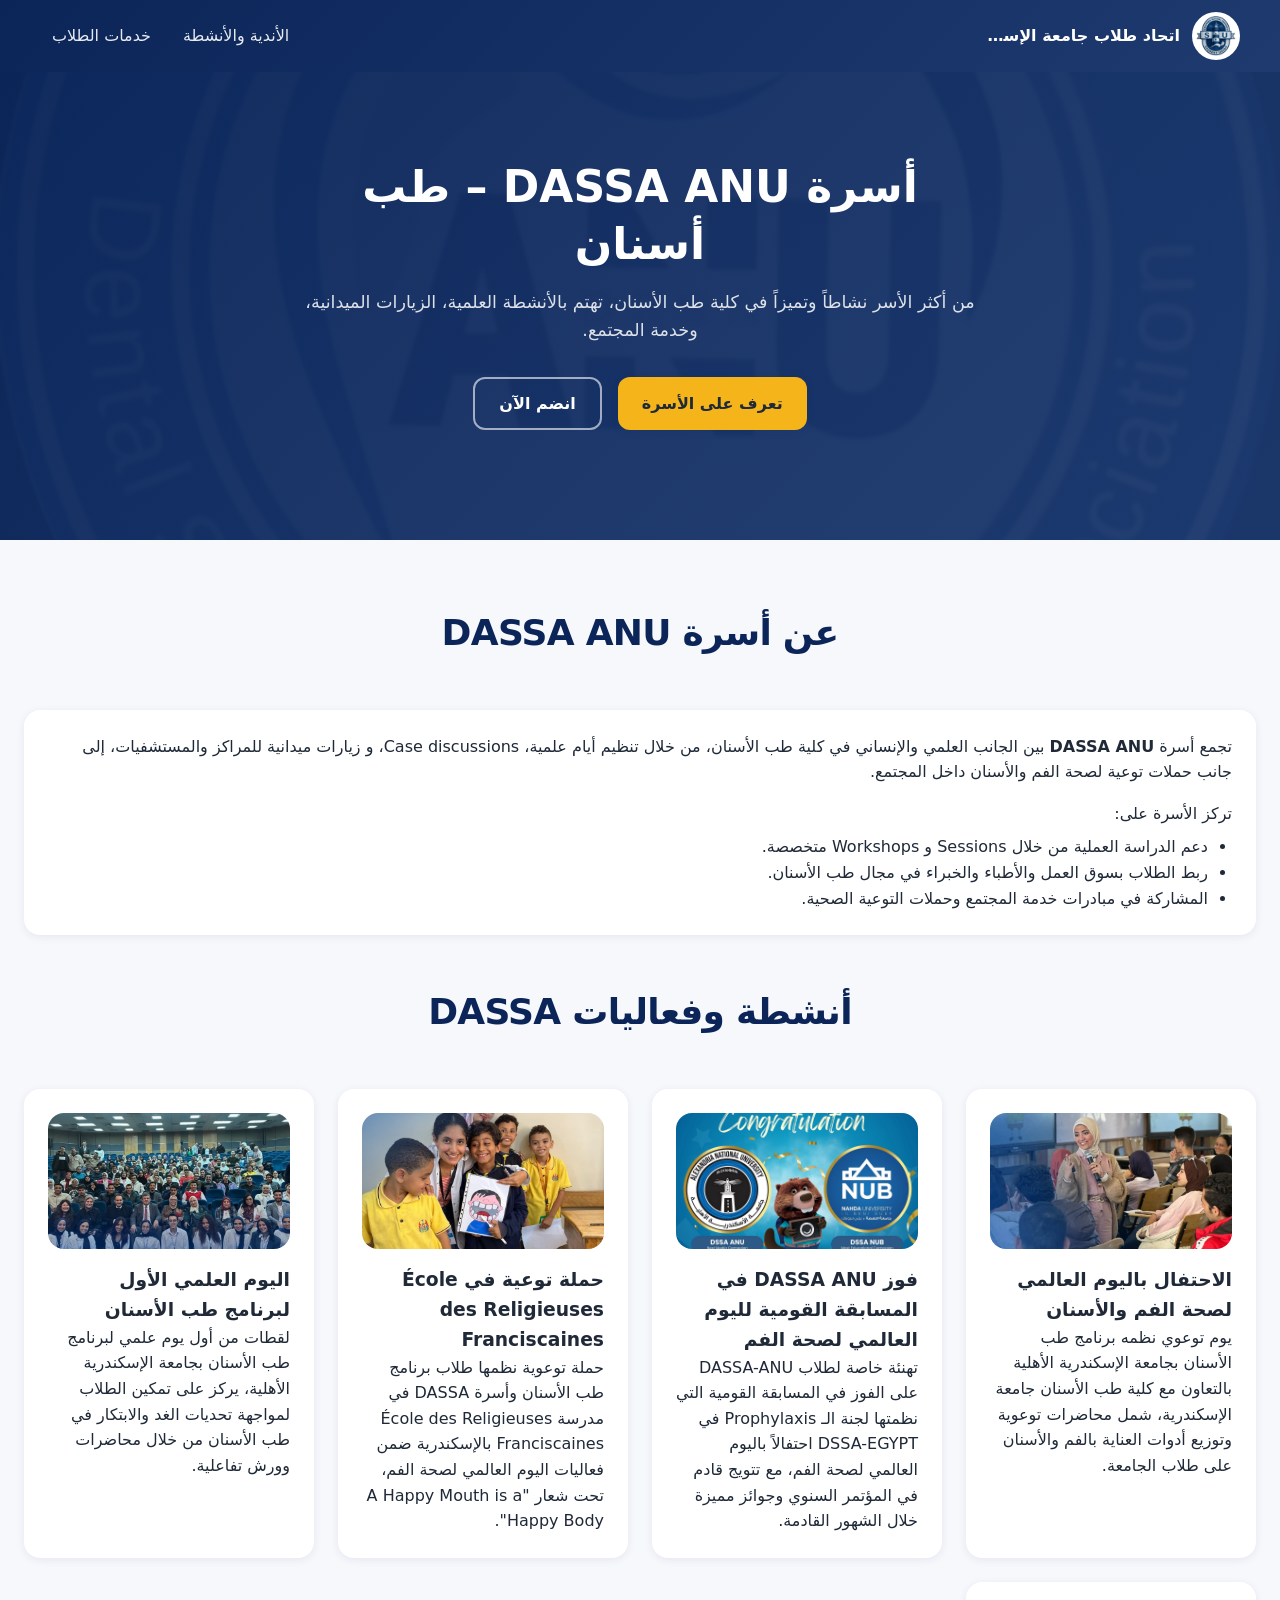
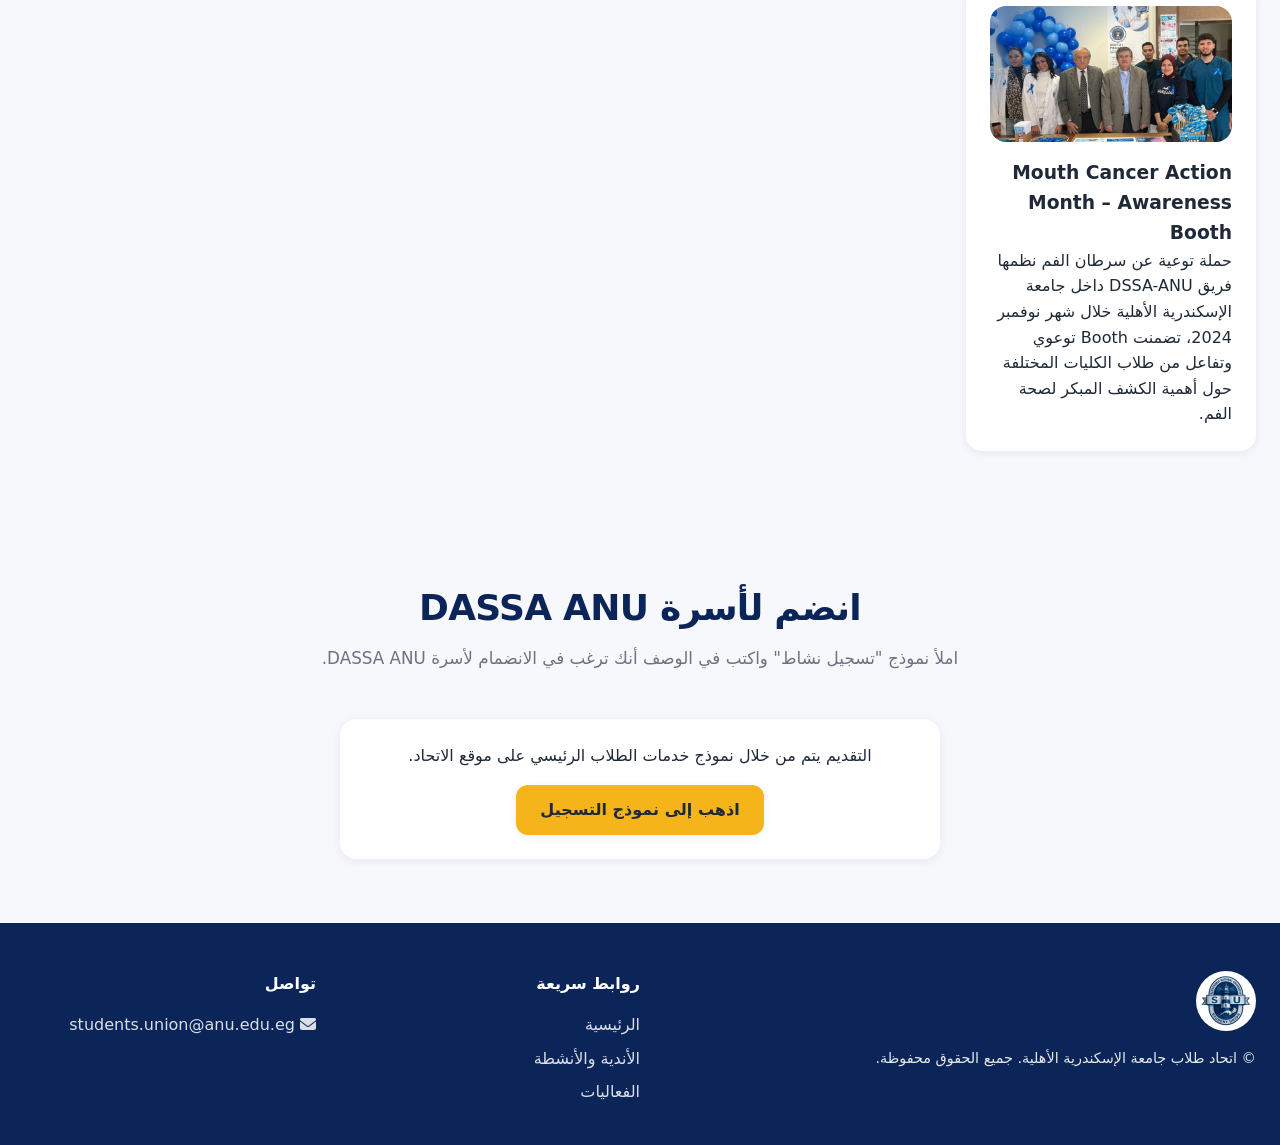
<file: dassa.html>
<!DOCTYPE html>
<html lang="ar" dir="rtl">
<head>
  <meta charset="UTF-8" />
  <title>أسرة DASSA ANU – طب أسنان</title>
  <meta name="viewport" content="width=device-width, initial-scale=1" />
  <meta name="description" content="صفحة تعريفية بأسرة DASSA ANU لطلاب كلية طب الأسنان بجامعة الإسكندرية الأهلية." />
  <link rel="stylesheet" href="https://cdnjs.cloudflare.com/ajax/libs/font-awesome/6.5.1/css/all.min.css" crossorigin="anonymous" referrerpolicy="no-referrer" />
  <link rel="stylesheet" href="https://unpkg.com/aos@2.3.1/dist/aos.css" />
  <link rel="stylesheet" href="assets/css/main.css" />
</head>
<body class="page">
  <nav class="navbar" id="navbar">
    <div class="navbar-container">
      <a href="index.html#home" class="navbar-brand">
        <div class="navbar-logo">
          <img src="571217735_821161784183083_11823729130709533_n.jpg" alt="شعار الاتحاد" onerror="this.style.display='none';" />
        </div>
        <span class="navbar-title">اتحاد طلاب جامعة الإسكندرية الأهلية</span>
      </a>
      <ul class="navbar-menu">
        <li><a href="index.html#activities" class="nav-link">الأندية والأنشطة</a></li>
        <li><a href="index.html#services" class="nav-link">خدمات الطلاب</a></li>
      </ul>
    </div>
  </nav>

  <main>
    <section class="hero" style="min-height:60vh;padding-top:7rem;">
      <div class="hero-bg">
        <img src="Dassa  logo.jpg" alt="DASSA ANU" class="hero-bg-img" />
        <div class="hero-overlay"></div>
      </div>
      <div class="hero-content" data-aos="fade-up">
        <h1 class="hero-title">أسرة DASSA ANU – طب أسنان</h1>
        <p class="hero-subtitle">
          من أكثر الأسر نشاطاً وتميزاً في كلية طب الأسنان، تهتم بالأنشطة العلمية، الزيارات الميدانية، وخدمة المجتمع.
        </p>
        <div class="hero-cta">
          <a href="#about" class="btn btn-primary">تعرف على الأسرة</a>
          <a href="#join" class="btn btn-outline">انضم الآن</a>
        </div>
      </div>
    </section>

    <section class="section" id="about">
      <div class="container">
        <div class="section-header" data-aos="fade-up">
          <h2 class="section-title">عن أسرة DASSA ANU</h2>
        </div>
        <div class="card" data-aos="fade-up">
          <p>
            تجمع أسرة <strong>DASSA ANU</strong> بين الجانب العلمي والإنساني في كلية طب الأسنان، من خلال تنظيم أيام علمية، Case discussions، و
            زيارات ميدانية للمراكز والمستشفيات، إلى جانب حملات توعية لصحة الفم والأسنان داخل المجتمع.
          </p>
          <p style="margin-top:1rem;">
            تركز الأسرة على:
          </p>
          <ul style="margin-top:0.5rem;padding-inline-start:1.5rem;">
            <li>دعم الدراسة العملية من خلال Sessions و Workshops متخصصة.</li>
            <li>ربط الطلاب بسوق العمل والأطباء والخبراء في مجال طب الأسنان.</li>
            <li>المشاركة في مبادرات خدمة المجتمع وحملات التوعية الصحية.</li>
          </ul>
        </div>

        <div class="section-header" data-aos="fade-up" style="margin-top:3rem;">
          <h2 class="section-title">أنشطة وفعاليات DASSA</h2>
        </div>
        <div class="family-activities-grid" data-aos="fade-up">
          <article class="card">
            <div class="family-activity-card-image">
              <img src="dassa1_files/433487161_388347897476968_3850383984688903316_n.webp" alt="اليوم العالمي لصحة الفم والأسنان" loading="lazy" />
            </div>
            <div class="card-body">
              <h3 style="margin-top:1rem;">الاحتفال باليوم العالمي لصحة الفم والأسنان</h3>
              <p>
                يوم توعوي نظمه برنامج طب الأسنان بجامعة الإسكندرية الأهلية بالتعاون مع كلية طب الأسنان جامعة الإسكندرية،
                شمل محاضرات توعوية وتوزيع أدوات العناية بالفم والأسنان على طلاب الجامعة.
              </p>
            </div>
          </article>

          <article class="card">
            <div class="family-activity-card-image">
              <img src="dassa1_files/468137466_17948872811884199_2589658523087673072_n.jpg" alt="نشاط طلاب أسرة DASSA" loading="lazy" />
            </div>
            <div class="card-body">
              <h3 style="margin-top:1rem;">فوز DASSA ANU في المسابقة القومية لليوم العالمي لصحة الفم</h3>
              <p>
                تهنئة خاصة لطلاب DASSA-ANU على الفوز في المسابقة القومية التي نظمتها لجنة الـ Prophylaxis في DSSA-EGYPT
                احتفالاً باليوم العالمي لصحة الفم، مع تتويج قادم في المؤتمر السنوي وجوائز مميزة خلال الشهور القادمة.
              </p>
            </div>
          </article>

          <article class="card">
            <div class="family-activity-card-image">
              <img src="dassa1_files/465218933_1626188048311257_5698587852457854391_n.webp" alt="حملة توعية DASSA" loading="lazy" />
            </div>
            <div class="card-body">
              <h3 style="margin-top:1rem;">حملة توعية في École des Religieuses Franciscaines</h3>
              <p>
                حملة توعوية نظمها طلاب برنامج طب الأسنان وأسرة DASSA في مدرسة École des Religieuses Franciscaines بالإسكندرية
                ضمن فعاليات اليوم العالمي لصحة الفم، تحت شعار "A Happy Mouth is a Happy Body".
              </p>
            </div>
          </article>

          <article class="card">
            <div class="family-activity-card-image">
              <img src="dassa1_files/649351894_17934711738037012_5637479264971328177_n.webp" alt="اليوم العلمي الأول لبرنامج طب الأسنان" loading="lazy" />
            </div>
            <div class="card-body">
              <h3 style="margin-top:1rem;">اليوم العلمي الأول لبرنامج طب الأسنان</h3>
              <p>
                لقطات من أول يوم علمي لبرنامج طب الأسنان بجامعة الإسكندرية الأهلية، يركز على تمكين الطلاب لمواجهة تحديات الغد
                والابتكار في طب الأسنان من خلال محاضرات وورش تفاعلية.
              </p>
            </div>
          </article>

          <article class="card">
            <div class="family-activity-card-image">
              <img src="dassa1_files/649237956_17927485653240382_5336543923033072183_n.webp" alt="حملة Mouth Cancer Action Month" loading="lazy" />
            </div>
            <div class="card-body">
              <h3 style="margin-top:1rem;">Mouth Cancer Action Month – Awareness Booth</h3>
              <p>
                حملة توعية عن سرطان الفم نظمها فريق DSSA-ANU داخل جامعة الإسكندرية الأهلية خلال شهر نوفمبر 2024،
                تضمنت Booth توعوي وتفاعل من طلاب الكليات المختلفة حول أهمية الكشف المبكر لصحة الفم.
              </p>
            </div>
          </article>
        </div>
      </div>
    </section>

    <section class="section section-services" id="join">
      <div class="container">
        <div class="section-header" data-aos="fade-up">
          <h2 class="section-title">انضم لأسرة DASSA ANU</h2>
          <p class="section-subtitle">املأ نموذج "تسجيل نشاط" واكتب في الوصف أنك ترغب في الانضمام لأسرة DASSA ANU.</p>
        </div>
        <div class="card" data-aos="fade-up" style="max-width:600px;margin:0 auto;text-align:center;">
          <p>التقديم يتم من خلال نموذج خدمات الطلاب الرئيسي على موقع الاتحاد.</p>
          <a href="index.html#services" class="btn btn-primary" style="margin-top:1rem;">اذهب إلى نموذج التسجيل</a>
        </div>
      </div>
    </section>
  </main>

  <footer class="footer">
    <div class="container">
      <div class="footer-grid">
        <div class="footer-brand">
          <div class="navbar-logo">
            <img src="571217735_821161784183083_11823729130709533_n.jpg" alt="شعار" onerror="this.style.display='none'" />
          </div>
          <p>© اتحاد طلاب جامعة الإسكندرية الأهلية. جميع الحقوق محفوظة.</p>
        </div>
        <div class="footer-links">
          <h4>روابط سريعة</h4>
          <a href="index.html#home">الرئيسية</a>
          <a href="index.html#activities">الأندية والأنشطة</a>
          <a href="index.html#events">الفعاليات</a>
        </div>
        <div class="footer-contact">
          <h4>تواصل</h4>
          <a href="mailto:students.union@anu.edu.eg"><i class="fas fa-envelope"></i> students.union@anu.edu.eg</a>
        </div>
      </div>
    </div>
  </footer>

  <script src="https://unpkg.com/aos@2.3.1/dist/aos.js"></script>
  <script>
    if (typeof AOS !== 'undefined') {
      AOS.init({ duration: 600, offset: 80, once: true });
    }
  </script>
</body>
</html>
</file>
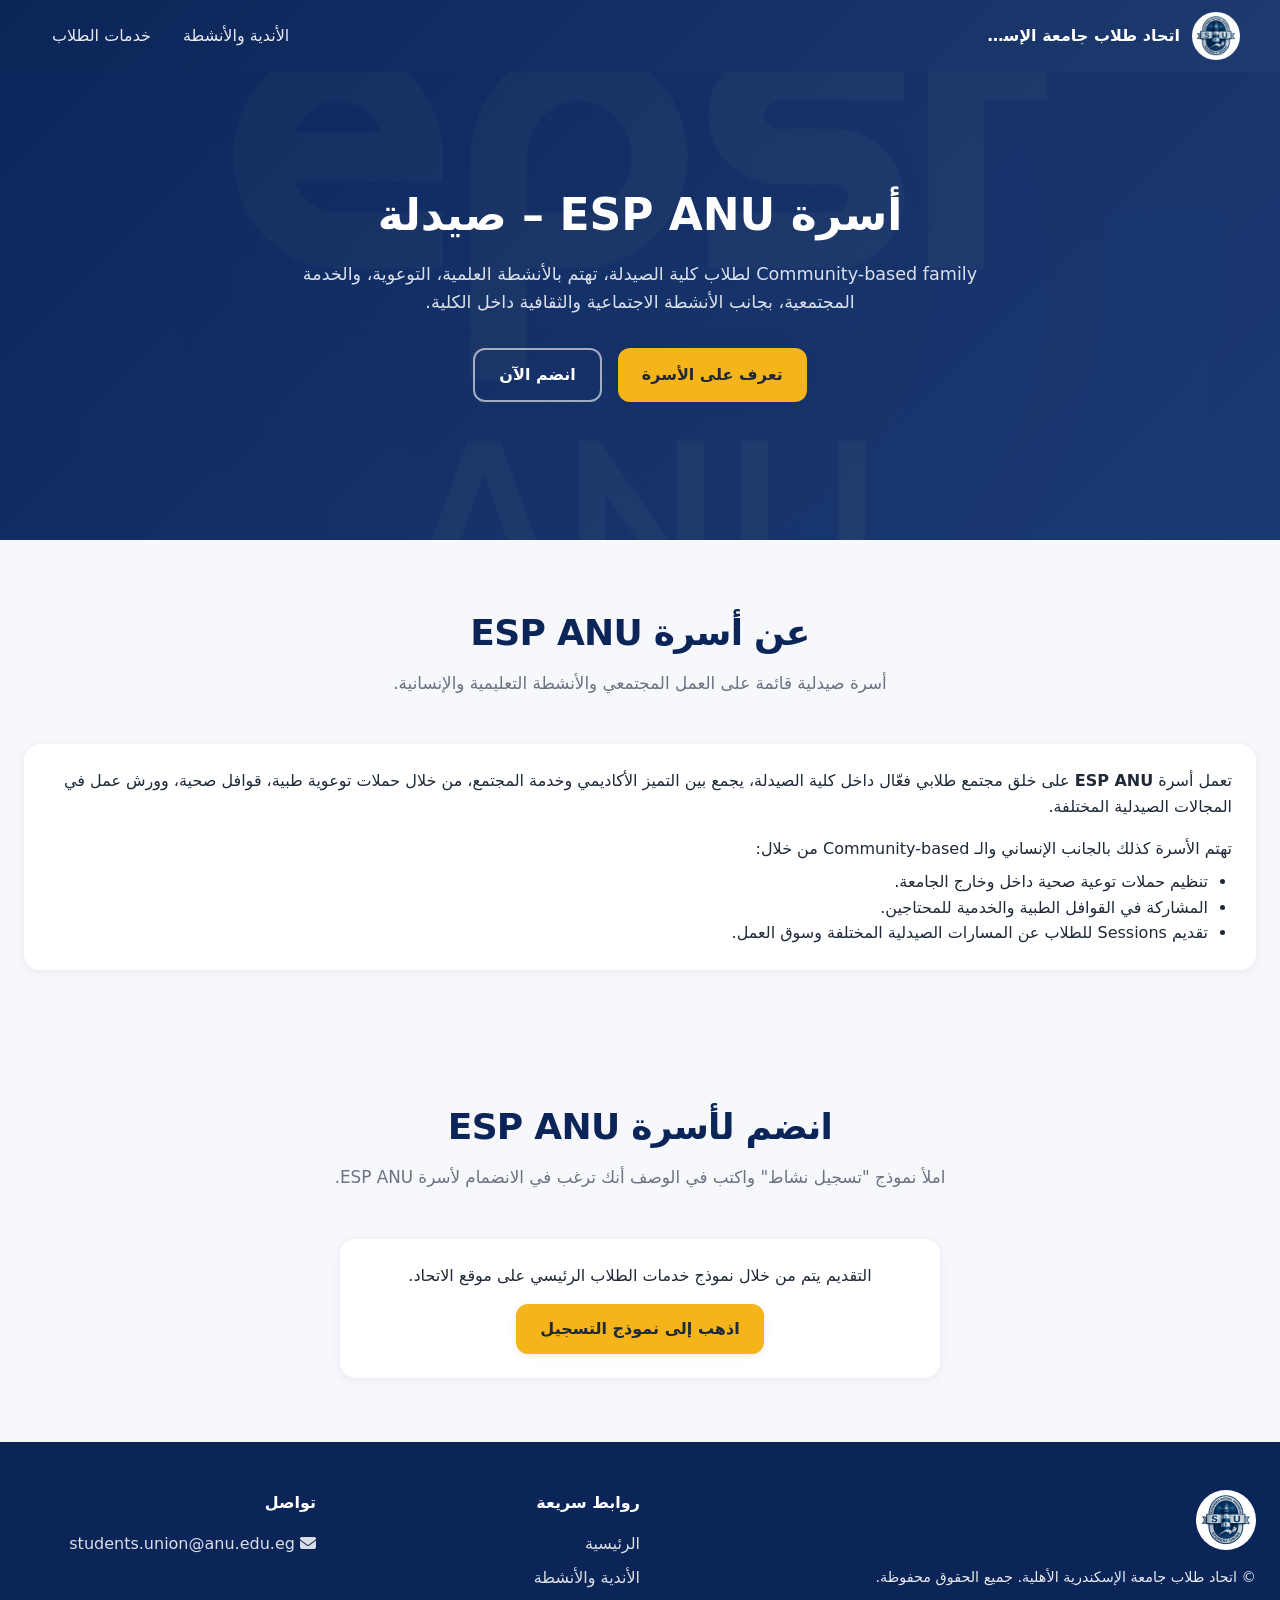
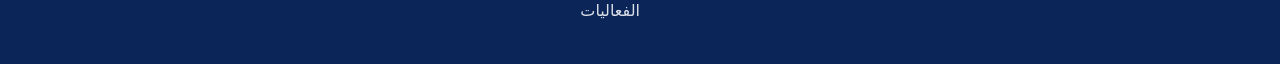
<file: esp.html>
<!DOCTYPE html>
<html lang="ar" dir="rtl">
<head>
  <meta charset="UTF-8" />
  <title>أسرة ESP ANU – صيدلة</title>
  <meta name="viewport" content="width=device-width, initial-scale=1" />
  <meta name="description" content="صفحة تعريفية بأسرة ESP ANU لطلاب كلية الصيدلة بجامعة الإسكندرية الأهلية." />
  <link rel="stylesheet" href="https://cdnjs.cloudflare.com/ajax/libs/font-awesome/6.5.1/css/all.min.css" crossorigin="anonymous" referrerpolicy="no-referrer" />
  <link rel="stylesheet" href="https://unpkg.com/aos@2.3.1/dist/aos.css" />
  <link rel="stylesheet" href="assets/css/main.css" />
</head>
<body class="page">
  <nav class="navbar" id="navbar">
    <div class="navbar-container">
      <a href="index.html#home" class="navbar-brand">
        <div class="navbar-logo">
          <img src="571217735_821161784183083_11823729130709533_n.jpg" alt="شعار الاتحاد" onerror="this.style.display='none';" />
        </div>
        <span class="navbar-title">اتحاد طلاب جامعة الإسكندرية الأهلية</span>
      </a>
      <ul class="navbar-menu">
        <li><a href="index.html#activities" class="nav-link">الأندية والأنشطة</a></li>
        <li><a href="index.html#services" class="nav-link">خدمات الطلاب</a></li>
      </ul>
    </div>
  </nav>

  <main>
    <section class="hero" style="min-height:60vh;padding-top:7rem;">
      <div class="hero-bg">
        <img src="espf anu.jpg" alt="أسرة ESP ANU" class="hero-bg-img" />
        <div class="hero-overlay"></div>
      </div>
      <div class="hero-content" data-aos="fade-up">
        <h1 class="hero-title">أسرة ESP ANU – صيدلة</h1>
        <p class="hero-subtitle">
          Community-based family لطلاب كلية الصيدلة، تهتم بالأنشطة العلمية، التوعوية، والخدمة المجتمعية، بجانب الأنشطة الاجتماعية والثقافية داخل الكلية.
        </p>
        <div class="hero-cta">
          <a href="#about" class="btn btn-primary">تعرف على الأسرة</a>
          <a href="#join" class="btn btn-outline">انضم الآن</a>
        </div>
      </div>
    </section>

    <section class="section" id="about">
      <div class="container">
        <div class="section-header" data-aos="fade-up">
          <h2 class="section-title">عن أسرة ESP ANU</h2>
          <p class="section-subtitle">أسرة صيدلية قائمة على العمل المجتمعي والأنشطة التعليمية والإنسانية.</p>
        </div>
        <div class="card" data-aos="fade-up">
          <p>
            تعمل أسرة <strong>ESP ANU</strong> على خلق مجتمع طلابي فعّال داخل كلية الصيدلة، يجمع بين التميز الأكاديمي وخدمة المجتمع، من خلال حملات
            توعوية طبية، قوافل صحية، وورش عمل في المجالات الصيدلية المختلفة.
          </p>
          <p style="margin-top:1rem;">
            تهتم الأسرة كذلك بالجانب الإنساني والـ Community-based من خلال:
          </p>
          <ul style="margin-top:0.5rem;padding-inline-start:1.5rem;">
            <li>تنظيم حملات توعية صحية داخل وخارج الجامعة.</li>
            <li>المشاركة في القوافل الطبية والخدمية للمحتاجين.</li>
            <li>تقديم Sessions للطلاب عن المسارات الصيدلية المختلفة وسوق العمل.</li>
          </ul>
        </div>
      </div>
    </section>

    <section class="section section-services" id="join">
      <div class="container">
        <div class="section-header" data-aos="fade-up">
          <h2 class="section-title">انضم لأسرة ESP ANU</h2>
          <p class="section-subtitle">املأ نموذج "تسجيل نشاط" واكتب في الوصف أنك ترغب في الانضمام لأسرة ESP ANU.</p>
        </div>
        <div class="card" data-aos="fade-up" style="max-width:600px;margin:0 auto;text-align:center;">
          <p>التقديم يتم من خلال نموذج خدمات الطلاب الرئيسي على موقع الاتحاد.</p>
          <a href="index.html#services" class="btn btn-primary" style="margin-top:1rem;">اذهب إلى نموذج التسجيل</a>
        </div>
      </div>
    </section>
  </main>

  <footer class="footer">
    <div class="container">
      <div class="footer-grid">
        <div class="footer-brand">
          <div class="navbar-logo">
            <img src="571217735_821161784183083_11823729130709533_n.jpg" alt="شعار" onerror="this.style.display='none'" />
          </div>
          <p>© اتحاد طلاب جامعة الإسكندرية الأهلية. جميع الحقوق محفوظة.</p>
        </div>
        <div class="footer-links">
          <h4>روابط سريعة</h4>
          <a href="index.html#home">الرئيسية</a>
          <a href="index.html#activities">الأندية والأنشطة</a>
          <a href="index.html#events">الفعاليات</a>
        </div>
        <div class="footer-contact">
          <h4>تواصل</h4>
          <a href="mailto:students.union@anu.edu.eg"><i class="fas fa-envelope"></i> students.union@anu.edu.eg</a>
        </div>
      </div>
    </div>
  </footer>

  <script src="https://unpkg.com/aos@2.3.1/dist/aos.js"></script>
  <script>
    if (typeof AOS !== 'undefined') {
      AOS.init({ duration: 600, offset: 80, once: true });
    }
  </script>
</body>
</html>
</file>
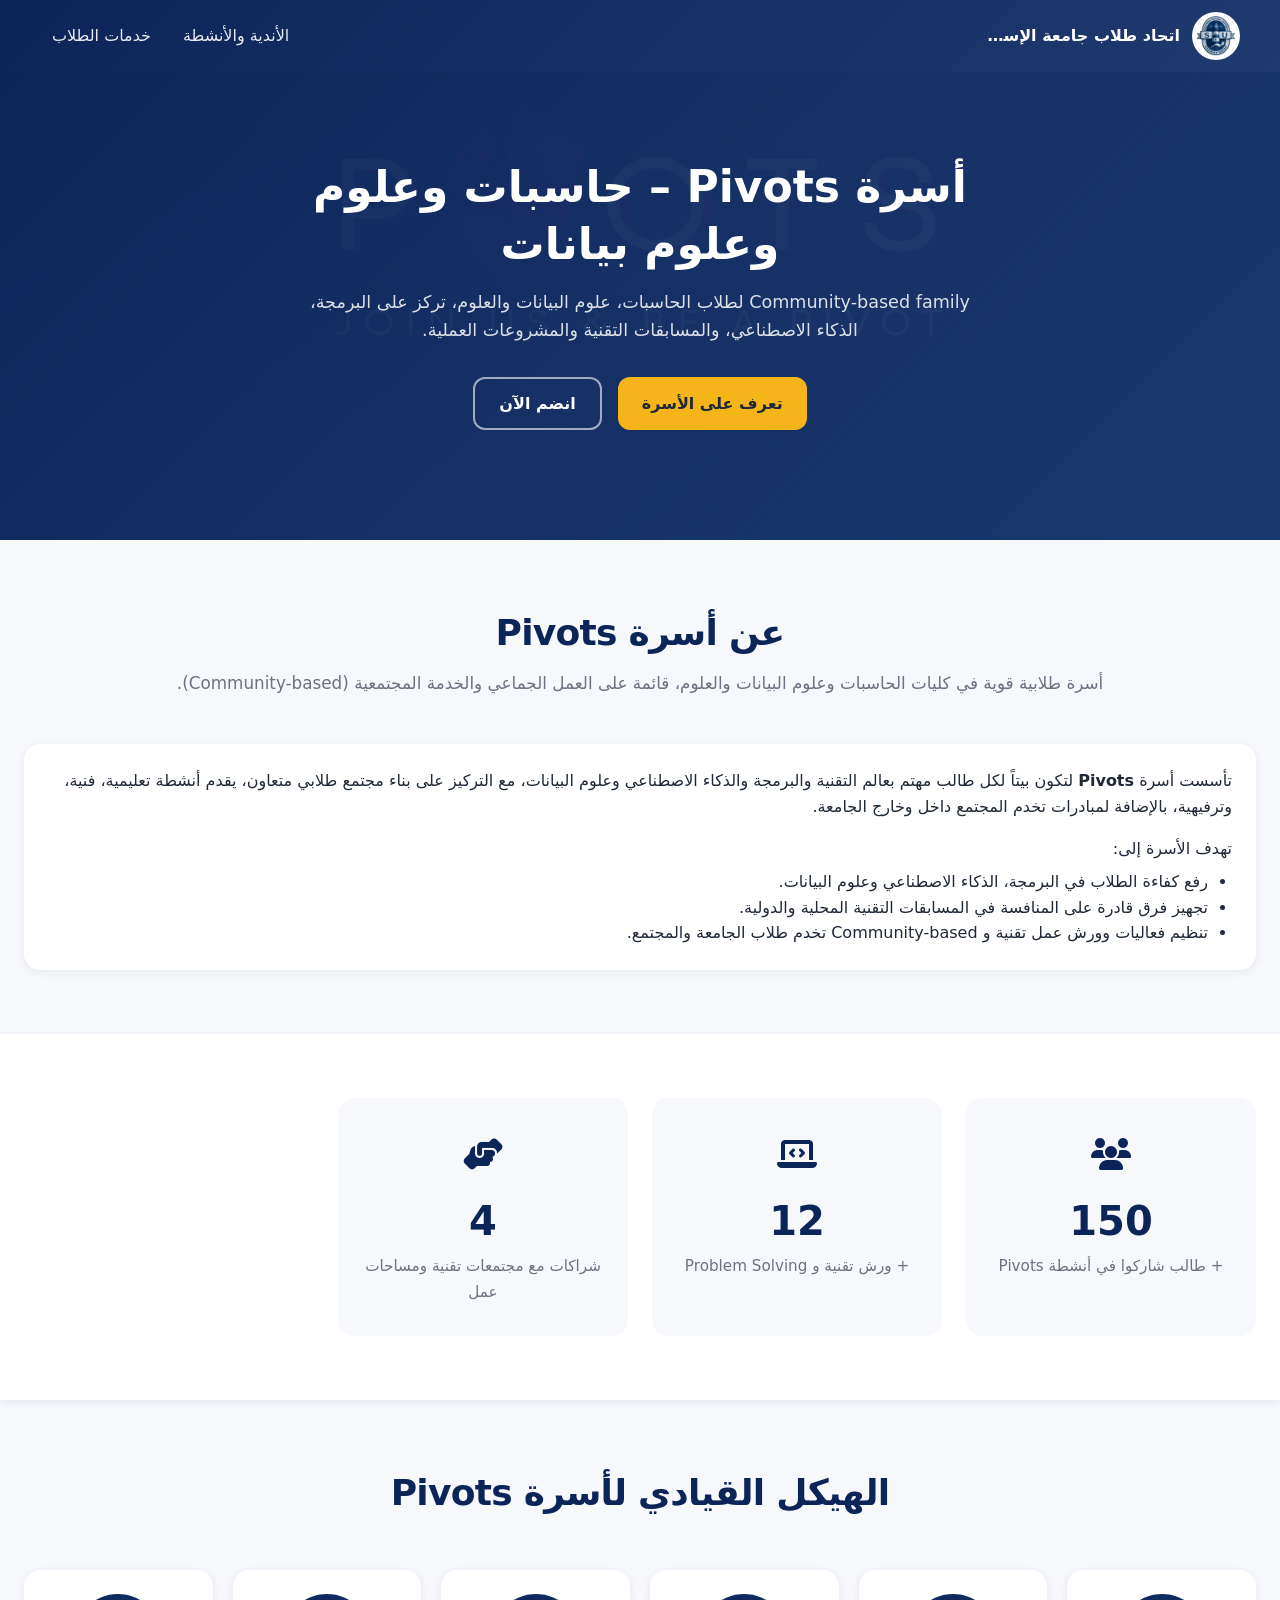
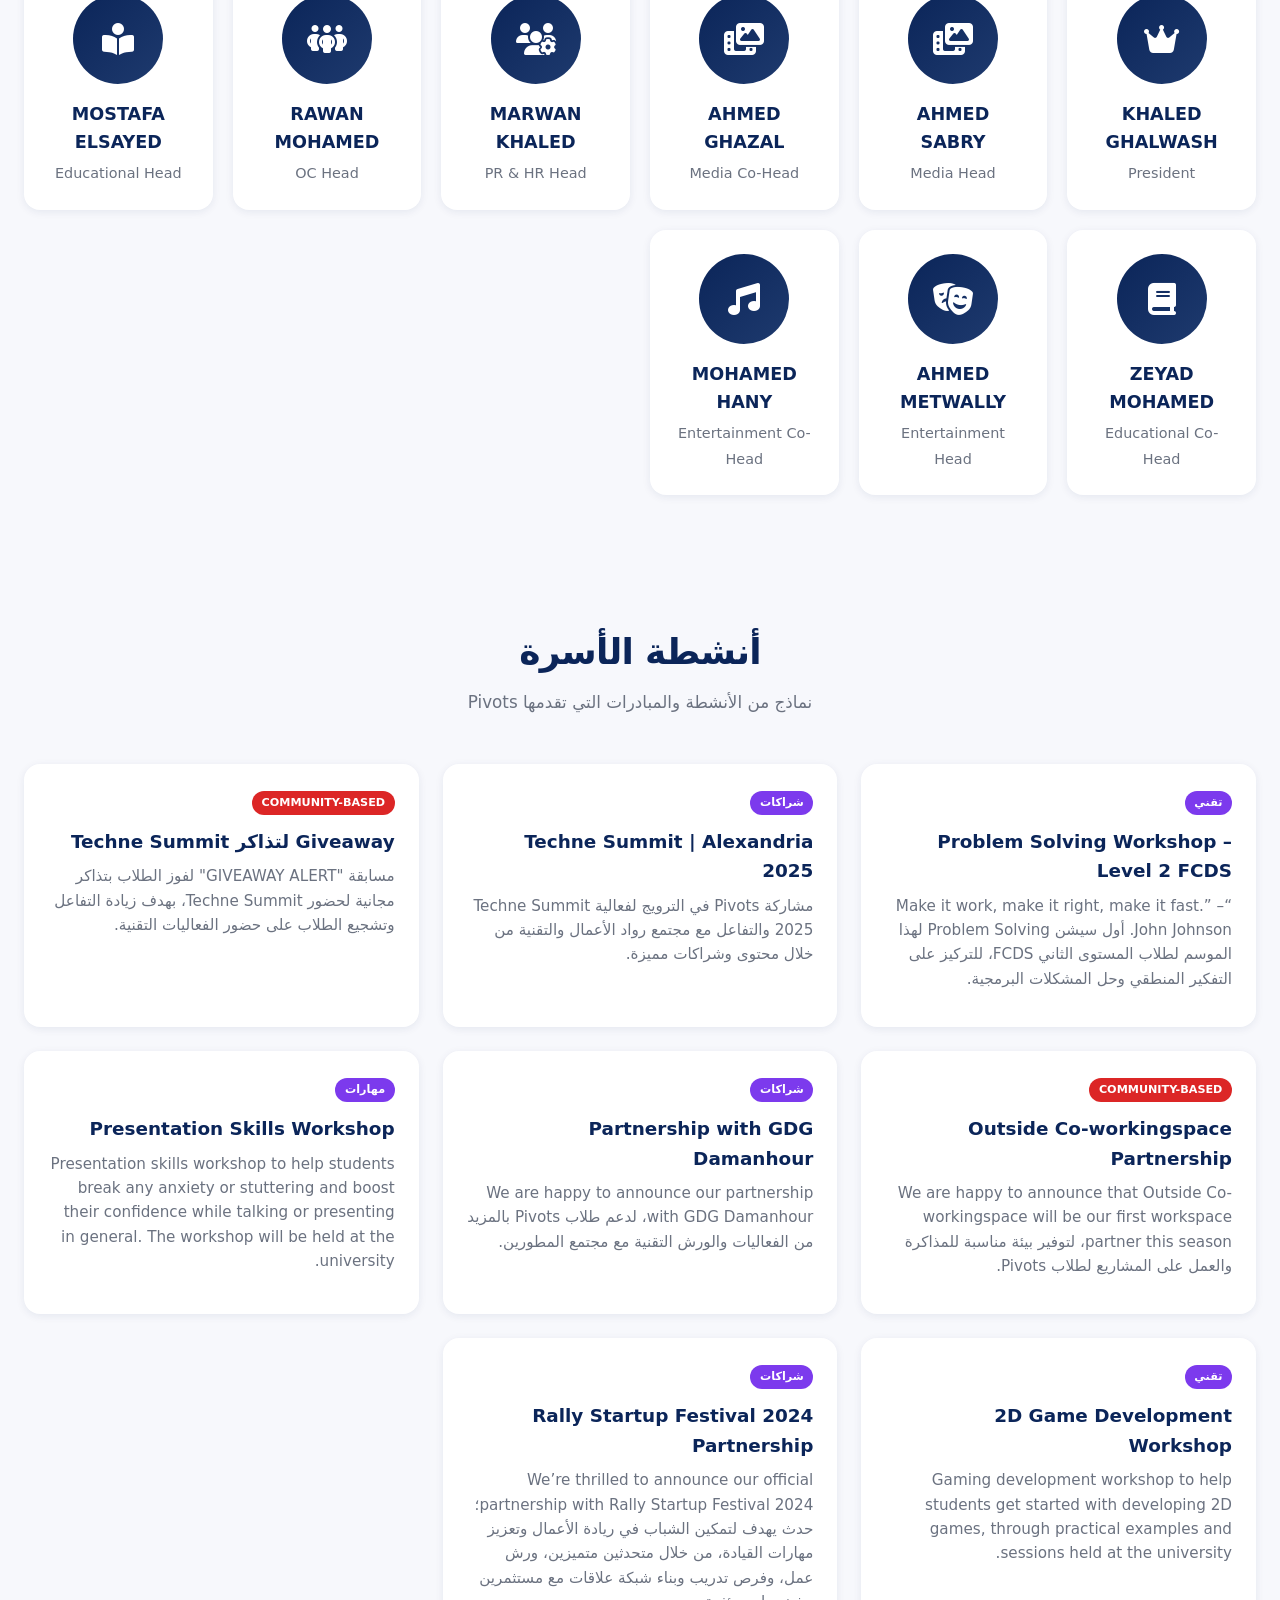
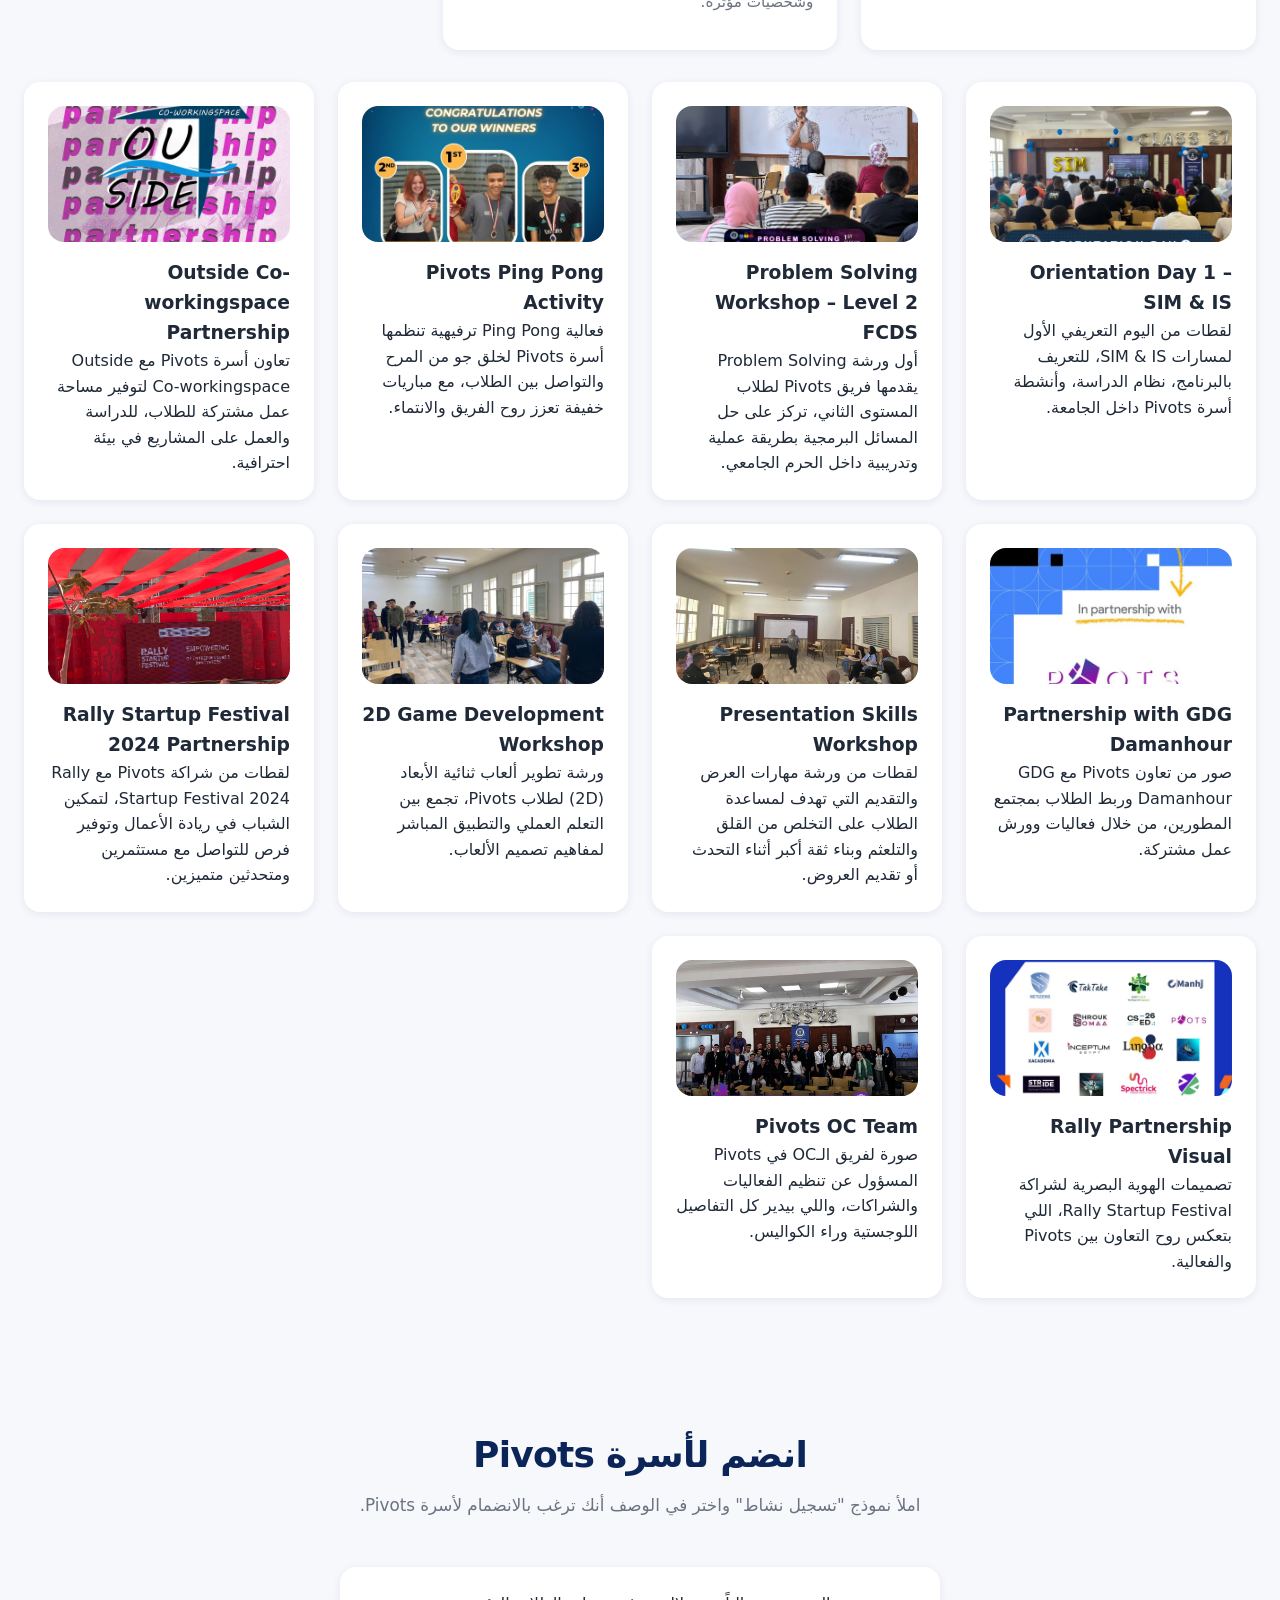
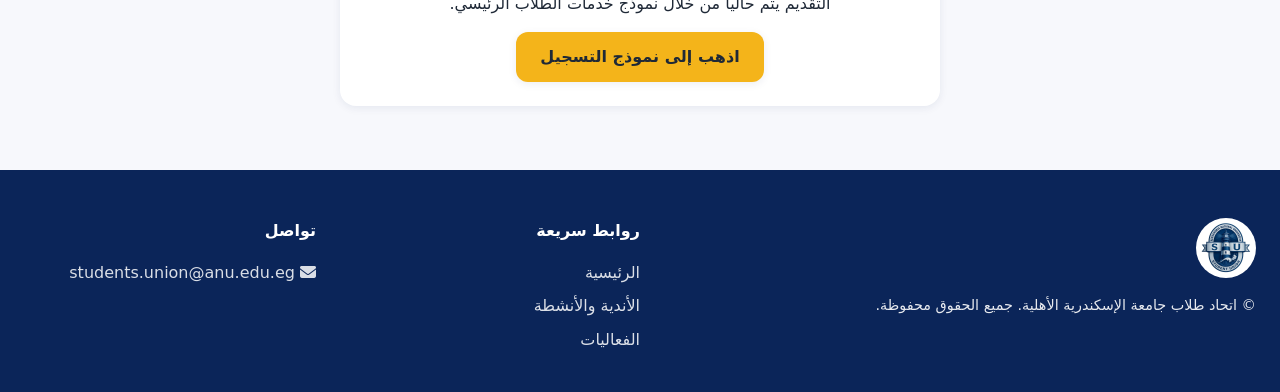
<file: pivots.html>
<!DOCTYPE html>
<html lang="ar" dir="rtl">
<head>
  <meta charset="UTF-8" />
  <title>أسرة Pivots – حاسبات وعلوم وعلوم بيانات</title>
  <meta name="viewport" content="width=device-width, initial-scale=1" />
  <meta name="description" content="صفحة تعريفية بأسرة Pivots لطلاب كليات الحاسبات وعلوم البيانات والعلوم بجامعة الإسكندرية الأهلية." />
  <link rel="stylesheet" href="https://cdnjs.cloudflare.com/ajax/libs/font-awesome/6.5.1/css/all.min.css" crossorigin="anonymous" referrerpolicy="no-referrer" />
  <link rel="stylesheet" href="https://unpkg.com/aos@2.3.1/dist/aos.css" />
  <link rel="stylesheet" href="assets/css/main.css" />
</head>
<body class="page">
  <!-- Navbar (مختصر) -->
  <nav class="navbar" id="navbar">
    <div class="navbar-container">
      <a href="index.html#home" class="navbar-brand">
        <div class="navbar-logo">
          <img src="571217735_821161784183083_11823729130709533_n.jpg" alt="شعار الاتحاد" onerror="this.style.display='none';" />
        </div>
        <span class="navbar-title">اتحاد طلاب جامعة الإسكندرية الأهلية</span>
      </a>
      <ul class="navbar-menu">
        <li><a href="index.html#activities" class="nav-link">الأندية والأنشطة</a></li>
        <li><a href="index.html#services" class="nav-link">خدمات الطلاب</a></li>
      </ul>
    </div>
  </nav>

  <main>
    <!-- Hero -->
    <section class="hero" style="min-height: 60vh; padding-top: 7rem;">
      <div class="hero-bg">
        <img src="pivots.jpg" alt="Pivots Family" class="hero-bg-img" />
        <div class="hero-overlay"></div>
      </div>
      <div class="hero-content" data-aos="fade-up">
        <h1 class="hero-title">أسرة Pivots – حاسبات وعلوم وعلوم بيانات</h1>
        <p class="hero-subtitle">
          Community-based family لطلاب الحاسبات، علوم البيانات والعلوم، تركز على البرمجة، الذكاء الاصطناعي، والمسابقات التقنية والمشروعات العملية.
        </p>
        <div class="hero-cta">
          <a href="#about" class="btn btn-primary">تعرف على الأسرة</a>
          <a href="#join" class="btn btn-outline">انضم الآن</a>
        </div>
      </div>
    </section>

    <!-- About Pivots -->
    <section class="section" id="about">
      <div class="container">
        <div class="section-header" data-aos="fade-up">
          <h2 class="section-title">عن أسرة Pivots</h2>
          <p class="section-subtitle">
            أسرة طلابية قوية في كليات الحاسبات وعلوم البيانات والعلوم، قائمة على العمل الجماعي والخدمة المجتمعية (Community-based).
          </p>
        </div>

        <div class="card" data-aos="fade-up">
          <p>
            تأسست أسرة <strong>Pivots</strong> لتكون بيتاً لكل طالب مهتم بعالم التقنية والبرمجة والذكاء الاصطناعي وعلوم البيانات، مع التركيز على
            بناء مجتمع طلابي متعاون، يقدم أنشطة تعليمية، فنية، وترفيهية، بالإضافة لمبادرات تخدم المجتمع داخل وخارج الجامعة.
          </p>
          <p style="margin-top:1rem;">
            تهدف الأسرة إلى:
          </p>
          <ul style="margin-top:0.5rem; padding-inline-start:1.5rem;">
            <li>رفع كفاءة الطلاب في البرمجة، الذكاء الاصطناعي وعلوم البيانات.</li>
            <li>تجهيز فرق قادرة على المنافسة في المسابقات التقنية المحلية والدولية.</li>
            <li>تنظيم فعاليات وورش عمل تقنية و Community-based تخدم طلاب الجامعة والمجتمع.</li>
          </ul>
        </div>
      </div>
    </section>

    <!-- Pivots Highlights -->
    <section class="section section-stats">
      <div class="container">
        <div class="stats-grid">
          <div class="stat-card" data-aos="zoom-in">
            <div class="stat-icon"><i class="fas fa-users"></i></div>
            <span class="stat-number" data-target="150">150</span>
            <span class="stat-label">+ طالب شاركوا في أنشطة Pivots</span>
          </div>
          <div class="stat-card" data-aos="zoom-in" data-aos-delay="80">
            <div class="stat-icon"><i class="fas fa-laptop-code"></i></div>
            <span class="stat-number" data-target="12">12</span>
            <span class="stat-label">+ ورش تقنية و Problem Solving</span>
          </div>
          <div class="stat-card" data-aos="zoom-in" data-aos-delay="160">
            <div class="stat-icon"><i class="fas fa-handshake-angle"></i></div>
            <span class="stat-number" data-target="4">4</span>
            <span class="stat-label">شراكات مع مجتمعات تقنية ومساحات عمل</span>
          </div>
        </div>
      </div>
    </section>

    <!-- Heads -->
    <section class="section">
      <div class="container">
        <div class="section-header" data-aos="fade-up">
          <h2 class="section-title">الهيكل القيادي لأسرة Pivots</h2>
        </div>

        <div class="board-grid">
          <div class="card board-card" data-aos="zoom-in">
            <div class="board-avatar"><i class="fas fa-crown"></i></div>
            <h4>KHALED GHALWASH</h4>
            <span>President</span>
          </div>
          <div class="card board-card" data-aos="zoom-in">
            <div class="board-avatar"><i class="fas fa-photo-film"></i></div>
            <h4>AHMED SABRY</h4>
            <span>Media Head</span>
          </div>
          <div class="card board-card" data-aos="zoom-in">
            <div class="board-avatar"><i class="fas fa-photo-film"></i></div>
            <h4>AHMED GHAZAL</h4>
            <span>Media Co-Head</span>
          </div>
          <div class="card board-card" data-aos="zoom-in">
            <div class="board-avatar"><i class="fas fa-users-gear"></i></div>
            <h4>MARWAN KHALED</h4>
            <span>PR &amp; HR Head</span>
          </div>
          <div class="card board-card" data-aos="zoom-in">
            <div class="board-avatar"><i class="fas fa-people-group"></i></div>
            <h4>RAWAN MOHAMED</h4>
            <span>OC Head</span>
          </div>
          <div class="card board-card" data-aos="zoom-in">
            <div class="board-avatar"><i class="fas fa-book-open-reader"></i></div>
            <h4>MOSTAFA ELSAYED</h4>
            <span>Educational Head</span>
          </div>
          <div class="card board-card" data-aos="zoom-in">
            <div class="board-avatar"><i class="fas fa-book"></i></div>
            <h4>ZEYAD MOHAMED</h4>
            <span>Educational Co-Head</span>
          </div>
          <div class="card board-card" data-aos="zoom-in">
            <div class="board-avatar"><i class="fas fa-masks-theater"></i></div>
            <h4>AHMED METWALLY</h4>
            <span>Entertainment Head</span>
          </div>
          <div class="card board-card" data-aos="zoom-in">
            <div class="board-avatar"><i class="fas fa-music"></i></div>
            <h4>MOHAMED HANY</h4>
            <span>Entertainment Co-Head</span>
          </div>
        </div>
      </div>
    </section>

    <!-- Activities -->
    <section class="section">
      <div class="container">
        <div class="section-header" data-aos="fade-up">
          <h2 class="section-title">أنشطة الأسرة</h2>
          <p class="section-subtitle">نماذج من الأنشطة والمبادرات التي تقدمها Pivots</p>
        </div>

        <div class="announcements-grid">
          <article class="card announcement-card" data-aos="fade-up">
            <div class="announcement-badge badge-academic">تقني</div>
            <h3>Problem Solving Workshop – Level 2 FCDS</h3>
            <p>
              “Make it work, make it right, make it fast.” – John Johnson. أول سيشن Problem Solving لهذا الموسم
              لطلاب المستوى الثاني FCDS، للتركيز على التفكير المنطقي وحل المشكلات البرمجية.
            </p>
          </article>

          <article class="card announcement-card" data-aos="fade-up">
            <div class="announcement-badge badge-academic">شراكات</div>
            <h3>Techne Summit | Alexandria 2025</h3>
            <p>
              مشاركة Pivots في الترويج لفعالية Techne Summit 2025 والتفاعل مع مجتمع رواد الأعمال والتقنية
              من خلال محتوى وشراكات مميزة.
            </p>
          </article>

          <article class="card announcement-card" data-aos="fade-up">
            <div class="announcement-badge badge-social">Community-based</div>
            <h3>Giveaway لتذاكر Techne Summit</h3>
            <p>
              مسابقة "GIVEAWAY ALERT" لفوز الطلاب بتذاكر مجانية لحضور Techne Summit، بهدف زيادة التفاعل
              وتشجيع الطلاب على حضور الفعاليات التقنية.
            </p>
          </article>

          <article class="card announcement-card" data-aos="fade-up">
            <div class="announcement-badge badge-social">Community-based</div>
            <h3>Outside Co-workingspace Partnership</h3>
            <p>
              We are happy to announce that Outside Co-workingspace will be our first workspace partner this season، لتوفير
              بيئة مناسبة للمذاكرة والعمل على المشاريع لطلاب Pivots.
            </p>
          </article>

          <article class="card announcement-card" data-aos="fade-up">
            <div class="announcement-badge badge-academic">شراكات</div>
            <h3>Partnership with GDG Damanhour</h3>
            <p>
              We are happy to announce our partnership with GDG Damanhour، لدعم طلاب Pivots بالمزيد من الفعاليات
              والورش التقنية مع مجتمع المطورين.
            </p>
          </article>

          <article class="card announcement-card" data-aos="fade-up">
            <div class="announcement-badge badge-academic">مهارات</div>
            <h3>Presentation Skills Workshop</h3>
            <p>
              Presentation skills workshop to help students break any anxiety or stuttering and boost their confidence
              while talking or presenting in general. The workshop will be held at the university.
            </p>
          </article>

          <article class="card announcement-card" data-aos="fade-up">
            <div class="announcement-badge badge-academic">تقني</div>
            <h3>2D Game Development Workshop</h3>
            <p>
              Gaming development workshop to help students get started with developing 2D games, through practical
              examples and sessions held at the university.
            </p>
          </article>

          <article class="card announcement-card" data-aos="fade-up">
            <div class="announcement-badge badge-academic">شراكات</div>
            <h3>Rally Startup Festival 2024 Partnership</h3>
            <p>
              We’re thrilled to announce our official partnership with Rally Startup Festival 2024؛ حدث يهدف لتمكين الشباب في
              ريادة الأعمال وتعزيز مهارات القيادة، من خلال متحدثين متميزين، ورش عمل، وفرص تدريب وبناء شبكة علاقات مع مستثمرين
              وشخصيات مؤثرة.
            </p>
          </article>
        </div>

        <div class="family-activities-grid" data-aos="fade-up" style="margin-top:2rem;">
          <article class="card">
            <div class="family-activity-card-image">
              <img src="sim.jpg" alt="Orientation Day 1 – SIM &amp; IS" loading="lazy" />
            </div>
            <div class="card-body">
              <h3 style="margin-top:1rem;">Orientation Day 1 – SIM &amp; IS</h3>
              <p>
                لقطات من اليوم التعريفي الأول لمسارات SIM &amp; IS، للتعريف بالبرنامج، نظام الدراسة، وأنشطة أسرة Pivots داخل
                الجامعة.
              </p>
            </div>
          </article>

          <article class="card">
            <div class="family-activity-card-image">
              <img src="pb work shop.jpg" alt="Problem Solving Workshop – Level 2 FCDS" loading="lazy" />
            </div>
            <div class="card-body">
              <h3 style="margin-top:1rem;">Problem Solving Workshop – Level 2 FCDS</h3>
              <p>
                أول ورشة Problem Solving يقدمها فريق Pivots لطلاب المستوى الثاني، تركز على حل المسائل البرمجية
                بطريقة عملية وتدريبية داخل الحرم الجامعي.
              </p>
            </div>
          </article>

          <article class="card">
            <div class="family-activity-card-image">
              <img src="ping pong.jpg" alt="Pivots Ping Pong Activity" loading="lazy" />
            </div>
            <div class="card-body">
              <h3 style="margin-top:1rem;">Pivots Ping Pong Activity</h3>
              <p>
                فعالية Ping Pong ترفيهية تنظمها أسرة Pivots لخلق جو من المرح والتواصل بين الطلاب،
                مع مباريات خفيفة تعزز روح الفريق والانتماء.
              </p>
            </div>
          </article>

          <article class="card">
            <div class="family-activity-card-image">
              <img src="parner ship.jpg" alt="Outside Co-workingspace Partnership" loading="lazy" />
            </div>
            <div class="card-body">
              <h3 style="margin-top:1rem;">Outside Co-workingspace Partnership</h3>
              <p>
                تعاون أسرة Pivots مع Outside Co-workingspace لتوفير مساحة عمل مشتركة للطلاب، للدراسة والعمل على
                المشاريع في بيئة احترافية.
              </p>
            </div>
          </article>

          <article class="card">
            <div class="family-activity-card-image">
              <img src="damnhur.jpg" alt="Partnership with GDG Damanhour" loading="lazy" />
            </div>
            <div class="card-body">
              <h3 style="margin-top:1rem;">Partnership with GDG Damanhour</h3>
              <p>
                صور من تعاون Pivots مع GDG Damanhour وربط الطلاب بمجتمع المطورين، من خلال فعاليات وورش عمل مشتركة.
              </p>
            </div>
          </article>

          <article class="card">
            <div class="family-activity-card-image">
              <img src="persentatin workshop.jpg" alt="Presentation Skills Workshop" loading="lazy" />
            </div>
            <div class="card-body">
              <h3 style="margin-top:1rem;">Presentation Skills Workshop</h3>
              <p>
                لقطات من ورشة مهارات العرض والتقديم التي تهدف لمساعدة الطلاب على التخلص من القلق والتلعثم وبناء ثقة أكبر
                أثناء التحدث أو تقديم العروض.
              </p>
            </div>
          </article>

          <article class="card">
            <div class="family-activity-card-image">
              <img src="gaming workshop.jpg" alt="2D Game Development Workshop" loading="lazy" />
            </div>
            <div class="card-body">
              <h3 style="margin-top:1rem;">2D Game Development Workshop</h3>
              <p>
                ورشة تطوير ألعاب ثنائية الأبعاد (2D) لطلاب Pivots، تجمع بين التعلم العملي والتطبيق المباشر لمفاهيم تصميم الألعاب.
              </p>
            </div>
          </article>

          <article class="card">
            <div class="family-activity-card-image">
              <img src="real.jpg" alt="Rally Startup Festival 2024 Partnership" loading="lazy" />
            </div>
            <div class="card-body">
              <h3 style="margin-top:1rem;">Rally Startup Festival 2024 Partnership</h3>
              <p>
                لقطات من شراكة Pivots مع Rally Startup Festival 2024، لتمكين الشباب في ريادة الأعمال وتوفير فرص للتواصل مع
                مستثمرين ومتحدثين متميزين.
              </p>
            </div>
          </article>

          <article class="card">
            <div class="family-activity-card-image">
              <img src="parn.jpg" alt="Rally Partnership Visual" loading="lazy" />
            </div>
            <div class="card-body">
              <h3 style="margin-top:1rem;">Rally Partnership Visual</h3>
              <p>
                تصميمات الهوية البصرية لشراكة Rally Startup Festival، اللي بتعكس روح التعاون بين Pivots والفعالية.
              </p>
            </div>
          </article>

          <article class="card">
            <div class="family-activity-card-image">
              <img src="pivots oc team.jpg" alt="Pivots OC Team" loading="lazy" />
            </div>
            <div class="card-body">
              <h3 style="margin-top:1rem;">Pivots OC Team</h3>
              <p>
                صورة لفريق الـOC في Pivots المسؤول عن تنظيم الفعاليات والشراكات، واللي بيدير كل التفاصيل اللوجستية وراء الكواليس.
              </p>
            </div>
          </article>
        </div>
      </div>
    </section>

    <!-- Join Section -->
    <section class="section section-services" id="join">
      <div class="container">
        <div class="section-header" data-aos="fade-up">
          <h2 class="section-title">انضم لأسرة Pivots</h2>
          <p class="section-subtitle">املأ نموذج "تسجيل نشاط" واختر في الوصف أنك ترغب بالانضمام لأسرة Pivots.</p>
        </div>
        <div class="card" data-aos="fade-up" style="max-width:600px;margin:0 auto;text-align:center;">
          <p>التقديم يتم حالياً من خلال نموذج خدمات الطلاب الرئيسي.</p>
          <a href="index.html#services" class="btn btn-primary" style="margin-top:1rem;">اذهب إلى نموذج التسجيل</a>
        </div>
      </div>
    </section>
  </main>

  <footer class="footer">
    <div class="container">
      <div class="footer-grid">
        <div class="footer-brand">
          <div class="navbar-logo">
            <img src="571217735_821161784183083_11823729130709533_n.jpg" alt="شعار" onerror="this.style.display='none'" />
          </div>
          <p>© اتحاد طلاب جامعة الإسكندرية الأهلية. جميع الحقوق محفوظة.</p>
        </div>
        <div class="footer-links">
          <h4>روابط سريعة</h4>
          <a href="index.html#home">الرئيسية</a>
          <a href="index.html#activities">الأندية والأنشطة</a>
          <a href="index.html#events">الفعاليات</a>
        </div>
        <div class="footer-contact">
          <h4>تواصل</h4>
          <a href="mailto:students.union@anu.edu.eg"><i class="fas fa-envelope"></i> students.union@anu.edu.eg</a>
        </div>
      </div>
    </div>
  </footer>

  <script src="https://unpkg.com/aos@2.3.1/dist/aos.js"></script>
  <script>
    if (typeof AOS !== 'undefined') {
      AOS.init({ duration: 600, offset: 80, once: true });
    }
  </script>
</body>
</html>
</file>
<file: assets/css/main.css>
/**
 * Alexandria National University Student Union
 * Modern responsive styles - RTL/LTR support
 */

/* ========== CSS Variables ========== */
:root {
  --primary: #0b2559;
  --primary-light: #1e3a6e;
  --secondary: #ffffff;
  --accent: #f4b41a;
  --accent-hover: #e5a80a;
  --gray-100: #f7f8fc;
  --gray-200: #e5e7eb;
  --gray-300: #d1d5db;
  --gray-500: #6b7280;
  --gray-700: #374151;
  --gray-900: #1f2937;
  --shadow-sm: 0 2px 8px rgba(11, 37, 89, 0.08);
  --shadow-md: 0 10px 30px rgba(11, 37, 89, 0.12);
  --shadow-lg: 0 20px 50px rgba(11, 37, 89, 0.15);
  --radius: 0.75rem;
  --radius-lg: 1rem;
  --transition: 0.3s ease;
  --font: 'Cairo', system-ui, sans-serif;
}

[data-theme="dark"] {
  --primary: #1e3a6e;
  --secondary: #1f2937;
  --gray-100: #111827;
  --gray-200: #374151;
  --gray-500: #9ca3af;
  --gray-900: #f9fafb;
  --shadow-md: 0 10px 30px rgba(0, 0, 0, 0.3);
}

/* ========== Reset & Base ========== */
*, *::before, *::after {
  box-sizing: border-box;
  margin: 0;
  padding: 0;
}

html {
  scroll-behavior: smooth;
}

body {
  font-family: var(--font);
  background: var(--gray-100);
  color: var(--gray-900);
  line-height: 1.6;
  overflow-x: hidden;
}

[dir="rtl"] body { text-align: right; }
[dir="ltr"] body { text-align: left; }

img { max-width: 100%; height: auto; display: block; }
a { text-decoration: none; color: inherit; }
button { font-family: inherit; cursor: pointer; border: none; }

/* ========== Scroll Progress Bar ========== */
.scroll-progress {
  position: fixed;
  top: 0;
  inset-inline-start: 0;
  height: 3px;
  background: linear-gradient(90deg, var(--primary), var(--accent));
  width: 0%;
  z-index: 9999;
  transition: width 0.1s ease;
}

/* ========== Container ========== */
.container {
  max-width: 1280px;
  margin: 0 auto;
  padding: 0 1.5rem;
}

/* ========== Navbar ========== */
.navbar {
  position: fixed;
  top: 0;
  left: 0;
  right: 0;
  z-index: 1000;
  background: linear-gradient(135deg, var(--primary), var(--primary-light));
  color: var(--secondary);
  padding: 0.75rem 1.5rem;
  transition: background var(--transition), box-shadow var(--transition);
}

.navbar.scrolled {
  background: rgba(11, 37, 89, 0.98);
  box-shadow: var(--shadow-md);
}

.navbar-container {
  max-width: 1200px;
  margin: 0 auto;
  display: flex;
  align-items: center;
  justify-content: space-between;
  gap: 1rem;
}

.navbar-brand {
  display: flex;
  align-items: center;
  gap: 0.75rem;
}

.navbar-logo {
  width: 48px;
  height: 48px;
  border-radius: 50%;
  overflow: hidden;
  background: rgba(255,255,255,0.1);
  display: flex;
  align-items: center;
  justify-content: center;
}

.navbar-logo img {
  width: 100%;
  height: 100%;
  object-fit: cover;
}

.navbar-logo-placeholder {
  width: 100%;
  height: 100%;
  align-items: center;
  justify-content: center;
  font-size: 1.25rem;
}

.navbar-title {
  font-size: 1rem;
  font-weight: 700;
  white-space: nowrap;
  overflow: hidden;
  text-overflow: ellipsis;
  max-width: 200px;
}

.navbar-menu {
  display: flex;
  align-items: center;
  gap: 0.5rem;
  list-style: none;
}

.nav-link {
  color: rgba(255,255,255,0.9);
  padding: 0.5rem 0.75rem;
  border-radius: var(--radius);
  transition: all var(--transition);
  font-weight: 500;
}

.nav-link:hover,
.nav-link.active {
  background: rgba(255,255,255,0.15);
  color: var(--secondary);
}

.nav-actions {
  display: flex;
  align-items: center;
  gap: 0.5rem;
  margin-inline-start: 0.5rem;
}

.btn-icon {
  width: 40px;
  height: 40px;
  border-radius: 50%;
  background: rgba(255,255,255,0.1);
  color: var(--secondary);
  display: flex;
  align-items: center;
  justify-content: center;
  transition: all var(--transition);
}

.btn-icon:hover {
  background: rgba(255,255,255,0.2);
}

.btn-lang {
  padding: 0.4rem 0.8rem;
  border-radius: var(--radius);
  background: rgba(255,255,255,0.15);
  color: var(--secondary);
  font-size: 0.9rem;
  transition: all var(--transition);
}

.btn-lang:hover {
  background: rgba(255,255,255,0.25);
}

.navbar-toggler {
  display: none;
  flex-direction: column;
  gap: 5px;
  background: transparent;
  padding: 8px;
}

.navbar-toggler span {
  width: 24px;
  height: 2px;
  background: var(--secondary);
  transition: var(--transition);
}

.navbar-toggler.active span:nth-child(1) {
  transform: rotate(45deg) translate(5px, 5px);
}

.navbar-toggler.active span:nth-child(2) {
  opacity: 0;
}

.navbar-toggler.active span:nth-child(3) {
  transform: rotate(-45deg) translate(5px, -5px);
}

/* ========== Hero ========== */
.hero {
  min-height: 100vh;
  display: flex;
  align-items: center;
  justify-content: center;
  padding: 8rem 1.5rem 4rem;
  position: relative;
  overflow: hidden;
}

.hero-bg {
  position: absolute;
  inset: 0;
  background: linear-gradient(135deg, var(--primary) 0%, var(--primary-light) 50%, #0d2d6b 100%);
  z-index: 0;
}

.hero-bg-img {
  position: absolute;
  inset: 0;
  width: 100%;
  height: 100%;
  object-fit: cover;
  opacity: 0.25;
}

.hero-overlay {
  position: absolute;
  inset: 0;
  background: linear-gradient(135deg, rgba(11,37,89,0.9) 0%, rgba(30,58,110,0.85) 100%);
  z-index: 1;
}

.hero-shape {
  position: absolute;
  border-radius: 50%;
  background: rgba(255,255,255,0.05);
  animation: float 15s ease-in-out infinite;
  z-index: 2;
}

.hero-shape-1 { width: 400px; height: 400px; top: -100px; right: -100px; animation-delay: 0s; }
.hero-shape-2 { width: 300px; height: 300px; bottom: -50px; left: -50px; animation-delay: -5s; }
.hero-shape-3 { width: 200px; height: 200px; top: 50%; left: 50%; animation-delay: -10s; }

@keyframes float {
  0%, 100% { transform: translate(0, 0); }
  50% { transform: translate(20px, -20px); }
}

.hero-content {
  position: relative;
  z-index: 3;
  text-align: center;
  max-width: 700px;
  margin: 0 auto;
}

.hero-title {
  font-size: clamp(1.75rem, 4vw, 2.75rem);
  font-weight: 800;
  color: var(--secondary);
  margin-bottom: 1rem;
  line-height: 1.3;
}

.hero-subtitle {
  font-size: 1.1rem;
  color: rgba(255,255,255,0.85);
  margin-bottom: 2rem;
}

.hero-cta {
  display: flex;
  gap: 1rem;
  justify-content: center;
  flex-wrap: wrap;
}

/* ========== Buttons ========== */
.btn {
  padding: 0.75rem 1.5rem;
  border-radius: var(--radius);
  font-weight: 600;
  font-size: 1rem;
  display: inline-flex;
  align-items: center;
  gap: 0.5rem;
  transition: all var(--transition);
}

.btn-primary {
  background: var(--accent);
  color: var(--gray-900);
  box-shadow: var(--shadow-sm);
}

.btn-primary:hover {
  background: var(--accent-hover);
  transform: translateY(-2px);
  box-shadow: var(--shadow-md);
}

.btn-outline {
  background: transparent;
  color: var(--secondary);
  border: 2px solid rgba(255,255,255,0.6);
}

.btn-outline:hover {
  background: rgba(255,255,255,0.15);
  border-color: var(--secondary);
}

/* ========== Sections ========== */
.section {
  padding: 4rem 0;
}

.section-header {
  text-align: center;
  margin-bottom: 3rem;
}

.section-title {
  font-size: clamp(1.5rem, 3vw, 2.25rem);
  font-weight: 800;
  color: var(--primary);
  margin-bottom: 0.5rem;
  letter-spacing: -0.02em;
}

.section-subtitle {
  color: var(--gray-500);
  font-size: 1.05rem;
}

/* ========== Statistics ========== */
.section-stats {
  background: var(--secondary);
  box-shadow: var(--shadow-sm);
}

.stats-grid {
  display: grid;
  grid-template-columns: repeat(4, 1fr);
  gap: 1.5rem;
}

.stat-card {
  text-align: center;
  padding: 2rem 1rem;
  border-radius: var(--radius-lg);
  background: var(--gray-100);
  transition: transform var(--transition);
}

.stat-card:hover {
  transform: translateY(-5px);
}

.stat-icon {
  font-size: 2rem;
  color: var(--primary);
  margin-bottom: 0.5rem;
}

.stat-number {
  display: block;
  font-size: 2.5rem;
  font-weight: 800;
  color: var(--primary);
}

.stat-label {
  font-size: 0.95rem;
  color: var(--gray-500);
}

/* ========== Cards ========== */
.card {
  background: var(--secondary);
  border-radius: var(--radius-lg);
  padding: 1.5rem;
  box-shadow: var(--shadow-sm);
  transition: all var(--transition);
}

.card:hover {
  box-shadow: var(--shadow-md);
  transform: translateY(-3px);
}

.announcements-grid {
  display: grid;
  grid-template-columns: repeat(auto-fit, minmax(300px, 1fr));
  gap: 1.5rem;
}

/* Family pages – activities grid */
.family-activities-grid {
  display: grid;
  grid-template-columns: repeat(auto-fit, minmax(280px, 1fr));
  gap: 1.5rem;
}

.family-activity-card-image {
  border-radius: var(--radius-lg);
  overflow: hidden;
  position: relative;
  aspect-ratio: 16 / 9;
  background: var(--gray-200);
}

.family-activity-card-image img {
  width: 100%;
  height: 100%;
  object-fit: cover;
}

.announcement-video-wrapper {
  position: relative;
  width: 100%;
  border-radius: var(--radius-lg);
  overflow: hidden;
  margin-bottom: 0.9rem;
  background: #000;
  aspect-ratio: 16 / 9;
}

.announcement-video-wrapper video {
  width: 100%;
  height: 100%;
  display: block;
  object-fit: cover;
}

.announcement-card h3 {
  font-size: 1.15rem;
  color: var(--primary);
  margin-bottom: 0.5rem;
}

.announcement-card p {
  color: var(--gray-500);
  font-size: 0.95rem;
  margin-bottom: 0.75rem;
}

.card-date {
  font-size: 0.85rem;
  color: var(--gray-500);
  display: block;
  margin-bottom: 0.75rem;
}

.card-date i { margin-inline-end: 0.35rem; }

.announcement-badge {
  display: inline-block;
  padding: 0.2rem 0.6rem;
  border-radius: 999px;
  font-size: 0.7rem;
  font-weight: 600;
  text-transform: uppercase;
  background: var(--primary);
  color: var(--secondary);
  margin-bottom: 0.75rem;
}

.announcement-badge.badge-sports { background: #059669; }
.announcement-badge.badge-academic { background: #7c3aed; }
.announcement-badge.badge-social { background: #dc2626; }

.announcement-link {
  display: inline-flex;
  align-items: center;
  gap: 0.35rem;
  font-size: 0.9rem;
  font-weight: 600;
  color: var(--primary);
  transition: gap var(--transition);
}

.announcement-link:hover { gap: 0.6rem; color: var(--accent); }

.announcement-link i {
  font-size: 0.8rem;
  transition: transform var(--transition);
}

[dir="rtl"] .announcement-link:hover i { transform: translateX(-4px); }
[dir="ltr"] .announcement-link:hover i { transform: translateX(4px); }

/* ========== Events ========== */
.events-search {
  margin-bottom: 2rem;
  max-width: 400px;
  margin-inline: auto 2rem;
}

[dir="ltr"] .events-search { margin-inline: auto 2rem; margin-inline-start: auto; margin-inline-end: 2rem; }

.search-box {
  display: flex;
  align-items: center;
  gap: 0.75rem;
  padding: 0.75rem 1rem;
  background: var(--secondary);
  border-radius: var(--radius);
  box-shadow: var(--shadow-sm);
}

.search-box i { color: var(--gray-500); }

.search-box input {
  flex: 1;
  border: none;
  background: none;
  font-size: 1rem;
  font-family: inherit;
}

.search-box input:focus { outline: none; }

.events-grid {
  display: grid;
  grid-template-columns: repeat(auto-fill, minmax(320px, 1fr));
  gap: 1.5rem;
}

.section-load-more {
  margin-top: 2rem;
  text-align: center;
}

.btn-load-more {
  min-width: 160px;
  font-size: 0.95rem;
}

/* Simple vertical calendar under events */
.events-calendar {
  margin-top: 1.5rem;
  display: flex;
  flex-direction: column;
  gap: 1.25rem;
}

.event-calendar-day {
  display: flex;
  flex-direction: column;
  gap: 0.75rem;
  padding: 1.25rem 1.5rem;
  border-radius: var(--radius-lg);
  background: var(--secondary);
  box-shadow: var(--shadow-sm);
  border: 1px solid var(--gray-200);
}

.event-calendar-date {
  display: flex;
  align-items: center;
  gap: 0.5rem;
  font-weight: 600;
  color: var(--primary);
  margin-bottom: 0.5rem;
}

.event-calendar-date i {
  color: var(--accent);
  font-size: 1.1rem;
}

.event-calendar-items {
  display: flex;
  flex-direction: column;
  gap: 0.5rem;
}

.event-calendar-item {
  display: flex;
  gap: 0.75rem;
  align-items: center;
  position: relative;
  padding: 0.35rem 0;
}

.event-calendar-thumb {
  width: 56px;
  height: 56px;
  border-radius: var(--radius);
  overflow: hidden;
  flex-shrink: 0;
}

.event-calendar-thumb img {
  width: 100%;
  height: 100%;
  object-fit: cover;
}

.event-calendar-info h4 {
  font-size: 0.95rem;
  margin: 0 0 0.15rem;
  color: var(--primary);
}

.event-calendar-info h4 {
  font-size: 0.95rem;
  margin: 0 0 0.15rem;
  color: var(--primary);
}

.event-calendar-meta {
  font-size: 0.8rem;
  color: var(--gray-500);
}

/* Small timeline accent beside calendar items */
.event-calendar-item::before {
  content: "";
  position: absolute;
  inset-inline-start: -0.5rem;
  top: 0.9rem;
  width: 8px;
  height: 8px;
  border-radius: 50%;
  background: var(--accent);
}

.event-calendar-item::after {
  content: "";
  position: absolute;
  inset-inline-start: -0.16rem;
  top: 1.4rem;
  width: 2px;
  bottom: -0.4rem;
  background: linear-gradient(to bottom, var(--accent), transparent);
}

/* Better spacing on small screens */
@media (max-width: 768px) {
  .event-calendar-day {
    padding: 1rem 1.1rem;
  }

  .event-calendar-thumb {
    width: 48px;
    height: 48px;
  }
}

.event-card {
  background: var(--secondary);
  border-radius: var(--radius-lg);
  overflow: hidden;
  box-shadow: var(--shadow-sm);
  transition: all var(--transition);
}

.event-card:hover {
  box-shadow: var(--shadow-md);
  transform: translateY(-5px);
}

.event-card-img {
  height: 200px;
  position: relative;
  overflow: hidden;
  background: linear-gradient(135deg, var(--primary), var(--primary-light));
}

.event-card-img img {
  width: 100%;
  height: 100%;
  object-fit: cover;
}

.event-card-img .event-badge {
  position: absolute;
  top: 0.75rem;
  inset-inline-end: 0.75rem;
  padding: 0.25rem 0.6rem;
  border-radius: var(--radius);
  font-size: 0.7rem;
  font-weight: 600;
  background: rgba(0,0,0,0.6);
  color: var(--secondary);
}

.event-card-footer {
  display: flex;
  align-items: center;
  justify-content: space-between;
  gap: 1rem;
  margin-top: 1rem;
  padding-top: 1rem;
  border-top: 1px solid var(--gray-200);
}

.event-capacity {
  font-size: 0.85rem;
  color: var(--gray-500);
}

.event-capacity i { margin-inline-end: 0.35rem; }

.event-card-body {
  padding: 1.25rem;
}

.event-card h3 {
  font-size: 1.2rem;
  color: var(--primary);
  margin-bottom: 0.5rem;
}

.event-card p {
  color: var(--gray-500);
  font-size: 0.9rem;
  margin-bottom: 0.75rem;
}

.event-card-meta {
  display: flex;
  gap: 1rem;
  font-size: 0.85rem;
  color: var(--gray-500);
  margin-bottom: 1rem;
}

.event-card-meta span { display: flex; align-items: center; gap: 0.35rem; }

/* ========== About ========== */
.about-grid {
  display: grid;
  grid-template-columns: repeat(auto-fit, minmax(250px, 1fr));
  gap: 1.5rem;
  margin-bottom: 3rem;
}

.about-card {
  text-align: center;
}

.about-icon {
  font-size: 2.5rem;
  color: var(--accent);
  margin-bottom: 1rem;
}

.about-card h3 {
  font-size: 1.1rem;
  color: var(--primary);
  margin-bottom: 0.5rem;
}

.about-card p {
  color: var(--gray-500);
  font-size: 0.9rem;
}

.patronage-banner {
  background: linear-gradient(135deg, var(--primary), var(--primary-light));
  color: var(--secondary);
  padding: 1.25rem 1.5rem;
  border-radius: var(--radius-lg);
  margin-bottom: 2rem;
  text-align: center;
}

.patronage-photo {
  display: flex;
  justify-content: center;
  margin-bottom: 1rem;
}

.patronage-photo img {
  width: 140px;
  height: 140px;
  border-radius: 50%;
  object-fit: cover;
  box-shadow: 0 6px 18px rgba(0, 0, 0, 0.2);
}

.patronage-banner p {
  margin: 0;
  font-size: 1.05rem;
}

.patronage-sub {
  font-size: 0.9rem !important;
  opacity: 0.9;
  margin-top: 0.35rem !important;
}

.board-thanks {
  margin-top: 2.5rem;
  padding: 1.5rem 2rem;
  background: var(--gray-100);
  border-radius: var(--radius-lg);
  border-inline-start: 4px solid var(--accent);
}

.board-thanks p {
  margin: 0;
  color: var(--gray-700);
  line-height: 1.8;
}

.thanks-en {
  font-size: 0.9rem !important;
  color: var(--gray-500) !important;
  margin-top: 0.75rem !important;
}

.board-grid {
  display: grid;
  grid-template-columns: repeat(auto-fill, minmax(180px, 1fr));
  gap: 1.25rem;
}

.board-card {
  text-align: center;
}

.board-avatar {
  width: 90px;
  height: 90px;
  border-radius: 50%;
  background: linear-gradient(135deg, var(--primary), var(--primary-light));
  color: var(--secondary);
  display: flex;
  align-items: center;
  justify-content: center;
  font-size: 2rem;
  margin: 0 auto 1rem;
  overflow: hidden;
}

.board-avatar img {
  width: 100%;
  height: 100%;
  object-fit: cover;
}

.board-college {
  display: block;
  font-size: 0.8rem;
  color: var(--gray-500);
  margin-top: 0.25rem;
}

/* Committees */
.committees-grid {
  display: grid;
  grid-template-columns: repeat(auto-fit, minmax(240px, 1fr));
  gap: 1.5rem;
}

.committee-card {
  background: var(--secondary);
  border-radius: var(--radius-lg);
  padding: 1.5rem;
  text-align: center;
  box-shadow: var(--shadow-sm);
  transition: all var(--transition);
  border: 1px solid var(--gray-200);
}

.committee-card:hover {
  box-shadow: var(--shadow-md);
  transform: translateY(-3px);
  border-color: var(--primary);
}

.committee-icon {
  width: 56px;
  height: 56px;
  border-radius: var(--radius);
  background: linear-gradient(135deg, var(--primary), var(--primary-light));
  color: var(--secondary);
  display: flex;
  align-items: center;
  justify-content: center;
  font-size: 1.5rem;
  margin: 0 auto 1rem;
}

.committee-icon img {
  width: 100%;
  height: 100%;
  border-radius: inherit;
  object-fit: cover;
}

.committee-card h4 {
  font-size: 1.1rem;
  color: var(--primary);
  margin-bottom: 0.5rem;
}

.committee-card p {
  font-size: 0.9rem;
  color: var(--gray-500);
}

.committee-secretary {
  font-size: 0.85rem !important;
  color: var(--primary) !important;
  font-weight: 600;
  margin-top: 0.5rem !important;
}

.committee-secretary i {
  margin-inline-end: 0.35rem;
}

.board-card h4 {
  font-size: 1.1rem;
  color: var(--primary);
  margin-bottom: 0.25rem;
}

.board-card span {
  font-size: 0.9rem;
  color: var(--gray-500);
}

/* ========== Clubs ========== */
.clubs-grid {
  display: grid;
  grid-template-columns: repeat(auto-fill, minmax(280px, 1fr));
  gap: 1.5rem;
}

.club-card {
  background: var(--secondary);
  border-radius: var(--radius-lg);
  padding: 2rem;
  text-align: center;
  box-shadow: var(--shadow-sm);
  transition: all var(--transition);
}

.club-card:hover {
  box-shadow: var(--shadow-md);
  transform: translateY(-5px);
}

.club-card-detailed {
  padding: 0;
  overflow: hidden;
  text-align: inherit;
}

.club-card-img {
  height: 200px;
  position: relative;
  overflow: hidden;
  background: linear-gradient(135deg, var(--primary), var(--primary-light));
}

.club-card-img img {
  width: 100%;
  height: 100%;
  object-fit: cover;
}

.club-icon-overlay {
  position: absolute;
  bottom: 1rem;
  inset-inline-end: 1rem;
  width: 48px;
  height: 48px;
  border-radius: var(--radius);
  background: rgba(0,0,0,0.5);
  color: var(--secondary);
  display: flex;
  align-items: center;
  justify-content: center;
  font-size: 1.25rem;
}

.club-card-body {
  padding: 1.5rem;
}

.club-card h3 {
  font-size: 1.2rem;
  color: var(--primary);
  margin-bottom: 0.5rem;
}

.club-desc {
  color: var(--gray-500);
  font-size: 0.95rem;
  margin-bottom: 1rem;
  line-height: 1.6;
}

.club-meta {
  display: flex;
  flex-wrap: wrap;
  gap: 1rem;
  font-size: 0.85rem;
  color: var(--gray-500);
  margin-bottom: 0.75rem;
}

.club-meta span {
  display: flex;
  align-items: center;
  gap: 0.35rem;
}

.club-meta i {
  color: var(--primary);
}

.club-achievements {
  list-style: none;
  padding: 0;
  margin: 0 0 1rem;
  font-size: 0.85rem;
  color: var(--gray-600);
}

.club-achievements li {
  padding: 0.25rem 0;
  padding-inline-start: 1rem;
  position: relative;
}

.club-achievements li::before {
  content: "✓";
  position: absolute;
  inset-inline-start: 0;
  color: var(--accent);
  font-weight: bold;
}

.club-icon {
  width: 70px;
  height: 70px;
  border-radius: var(--radius);
  background: linear-gradient(135deg, var(--primary), var(--primary-light));
  color: var(--secondary);
  display: flex;
  align-items: center;
  justify-content: center;
  font-size: 1.75rem;
  margin: 0 auto 1rem;
}

.club-card:not(.club-card-detailed) h3 {
  font-size: 1.2rem;
  color: var(--primary);
  margin-bottom: 0.5rem;
}

.club-card:not(.club-card-detailed) p {
  color: var(--gray-500);
  font-size: 0.95rem;
  margin-bottom: 1rem;
}

/* ========== Sports ========== */
.sports-grid {
  display: grid;
  grid-template-columns: repeat(auto-fill, minmax(280px, 1fr));
  gap: 1.5rem;
}

.sport-card {
  background: var(--secondary);
  border-radius: var(--radius-lg);
  overflow: hidden;
  box-shadow: var(--shadow-sm);
  transition: all var(--transition);
}

.sport-card:hover {
  box-shadow: var(--shadow-md);
  transform: translateY(-5px);
}

.sport-card-img {
  height: 180px;
  position: relative;
  overflow: hidden;
  background: linear-gradient(135deg, var(--primary), var(--primary-light));
}

.sport-card-img img {
  width: 100%;
  height: 100%;
  object-fit: cover;
}

.sport-icon-overlay {
  position: absolute;
  bottom: 1rem;
  inset-inline-end: 1rem;
  width: 48px;
  height: 48px;
  border-radius: var(--radius);
  background: rgba(0,0,0,0.5);
  color: var(--secondary);
  display: flex;
  align-items: center;
  justify-content: center;
  font-size: 1.25rem;
}

.sport-card-body {
  padding: 1.25rem;
}

.sport-card h3 {
  font-size: 1.2rem;
  color: var(--primary);
  margin-bottom: 0.5rem;
}

.sport-card p {
  color: var(--gray-500);
  font-size: 0.9rem;
}

.sport-coach {
  font-size: 0.85rem !important;
  margin: 0.5rem 0 !important;
}

.sport-coach i {
  margin-inline-end: 0.35rem;
  color: var(--primary);
}

.sport-achievements {
  list-style: none;
  padding: 0;
  margin: 0.5rem 0 0;
  font-size: 0.85rem;
  color: var(--gray-600);
}

.sport-achievements li {
  padding: 0.25rem 0;
  display: flex;
  align-items: center;
  gap: 0.5rem;
}

.sport-achievements li i {
  color: var(--accent);
  flex-shrink: 0;
}

/* ========== Gallery ========== */
.gallery-grid {
  display: grid;
  grid-template-columns: repeat(auto-fill, minmax(250px, 1fr));
  gap: 1rem;
}

.gallery-item {
  aspect-ratio: 1;
  border-radius: var(--radius);
  overflow: hidden;
  cursor: pointer;
  position: relative;
  transition: transform var(--transition);
}

.gallery-item {
  position: relative;
}

.gallery-item:hover {
  transform: scale(1.03);
}

.gallery-item:hover .gallery-overlay {
  opacity: 1;
}

.gallery-item img {
  width: 100%;
  height: 100%;
  object-fit: cover;
}

.gallery-overlay {
  position: absolute;
  inset: 0;
  background: rgba(11, 37, 89, 0.75);
  display: flex;
  align-items: center;
  justify-content: center;
  opacity: 0;
  transition: opacity var(--transition);
}

.gallery-overlay span {
  color: var(--secondary);
  font-weight: 600;
  padding: 1rem;
  text-align: center;
}

.gallery-item-placeholder {
  width: 100%;
  height: 100%;
  background: linear-gradient(135deg, var(--primary), var(--primary-light));
  display: flex;
  align-items: center;
  justify-content: center;
  color: var(--secondary);
  font-size: 2rem;
}

/* Lightbox */
.lightbox {
  position: fixed;
  inset: 0;
  background: rgba(0,0,0,0.9);
  z-index: 9999;
  display: flex;
  align-items: center;
  justify-content: center;
  padding: 2rem;
  opacity: 0;
  visibility: hidden;
  transition: all var(--transition);
}

.lightbox.active {
  opacity: 1;
  visibility: visible;
}

.lightbox-title {
  position: absolute;
  top: 1.5rem;
  left: 50%;
  transform: translateX(-50%);
  color: var(--secondary);
  font-size: 1.1rem;
  margin: 0;
  z-index: 1;
}

.lightbox img {
  max-width: 90%;
  max-height: 80vh;
  border-radius: var(--radius);
  margin-top: 2rem;
}

.lightbox-close {
  position: absolute;
  top: 1.5rem;
  inset-inline-end: 1.5rem;
  width: 50px;
  height: 50px;
  border-radius: 50%;
  background: rgba(255,255,255,0.2);
  color: var(--secondary);
  font-size: 1.25rem;
  transition: all var(--transition);
}

.lightbox-close:hover {
  background: rgba(255,255,255,0.3);
}

/* ========== Video Section ========== */
.section-video {
  background: var(--gray-100);
}

.video-grid {
  display: grid;
  grid-template-columns: repeat(auto-fit, minmax(340px, 1fr));
  gap: 2rem;
}

.video-card {
  background: var(--secondary);
  border-radius: var(--radius-lg);
  overflow: hidden;
  box-shadow: var(--shadow-md);
  transition: all var(--transition);
}

.video-card:hover {
  box-shadow: var(--shadow-lg);
  transform: translateY(-5px);
}

.video-wrapper {
  position: relative;
  padding-bottom: 56.25%;
  height: 0;
  overflow: hidden;
}

.video-wrapper iframe {
  position: absolute;
  top: 0;
  left: 0;
  width: 100%;
  height: 100%;
}

.video-card h4 {
  padding: 1rem 1.25rem;
  font-size: 1.1rem;
  color: var(--primary);
  margin: 0;
}

/* ========== FAQs ========== */
.section-faq {
  background: var(--secondary);
}

.faqs-container {
  max-width: 700px;
  margin: 0 auto;
}

.faq-item {
  border: 1px solid var(--gray-200);
  border-radius: var(--radius);
  margin-bottom: 0.75rem;
  overflow: hidden;
  transition: border-color var(--transition);
}

.faq-item:hover,
.faq-item.open {
  border-color: var(--primary);
}

.faq-question {
  width: 100%;
  padding: 1rem 1.25rem;
  display: flex;
  align-items: center;
  justify-content: space-between;
  gap: 1rem;
  background: var(--gray-100);
  font-size: 1rem;
  font-weight: 600;
  color: var(--primary);
  text-align: inherit;
  transition: background var(--transition);
}

.faq-question:hover {
  background: var(--gray-200);
}

.faq-question i {
  flex-shrink: 0;
  transition: transform var(--transition);
}

.faq-item.open .faq-question i {
  transform: rotate(180deg);
}

.faq-answer {
  padding: 0 1.25rem;
  max-height: 0;
  overflow: hidden;
  transition: max-height 0.3s ease, padding 0.3s ease;
  font-size: 0.95rem;
  color: var(--gray-600);
  line-height: 1.7;
}

.faq-item.open .faq-answer {
  max-height: 500px;
  padding: 1rem 1.25rem 1.25rem;
}

/* ========== Services ========== */
.services-tabs {
  display: flex;
  flex-wrap: wrap;
  gap: 0.5rem;
  margin-bottom: 2rem;
  justify-content: center;
}

.service-tab {
  padding: 0.6rem 1.2rem;
  border-radius: var(--radius);
  background: var(--gray-200);
  color: var(--gray-700);
  font-weight: 500;
  transition: all var(--transition);
}

.service-tab:hover,
.service-tab.active {
  background: var(--primary);
  color: var(--secondary);
}

.services-forms {
  position: relative;
  min-height: 400px;
}

.service-form {
  display: none;
  max-width: 500px;
  margin: 0 auto;
  background: var(--secondary);
  padding: 2rem;
  border-radius: var(--radius-lg);
  box-shadow: var(--shadow-md);
}

.service-form.active {
  display: block;
  animation: fadeIn 0.3s ease;
}

@keyframes fadeIn {
  from { opacity: 0; }
  to { opacity: 1; }
}

.service-form h3 {
  color: var(--primary);
  margin-bottom: 0.25rem;
}

.service-form p {
  color: var(--gray-500);
  font-size: 0.9rem;
  margin-bottom: 1.5rem;
}

.service-form input,
.service-form textarea,
.service-form select {
  width: 100%;
  padding: 0.75rem 1rem;
  border: 1px solid var(--gray-200);
  border-radius: var(--radius);
  font-family: inherit;
  font-size: 1rem;
  margin-bottom: 1rem;
}

.service-form input:focus,
.service-form textarea:focus,
.service-form select:focus {
  outline: none;
  border-color: var(--primary);
}

.service-form textarea {
  min-height: 120px;
  resize: vertical;
}

/* ========== Resources ========== */
.section-resources {
  background: var(--gray-100);
}

.resources-grid {
  display: grid;
  grid-template-columns: repeat(auto-fit, minmax(220px, 1fr));
  gap: 1.5rem;
}

.resource-card {
  background: var(--secondary);
  border-radius: var(--radius-lg);
  padding: 1.5rem;
  text-align: center;
  box-shadow: var(--shadow-sm);
  transition: all var(--transition);
  border: 1px solid var(--gray-200);
  color: inherit;
}

.resource-card:hover {
  border-color: var(--primary);
  box-shadow: var(--shadow-md);
  transform: translateY(-3px);
}

.resource-card i {
  font-size: 2rem;
  color: var(--primary);
  margin-bottom: 0.75rem;
}

.resource-card h4 {
  font-size: 1.05rem;
  color: var(--primary);
  margin-bottom: 0.35rem;
}

.resource-card p {
  font-size: 0.9rem;
  color: var(--gray-500);
  margin: 0;
}

/* ========== Contact ========== */
.contact-grid {
  display: grid;
  grid-template-columns: 1fr 1fr;
  gap: 3rem;
  margin-bottom: 2rem;
}

.contact-info {
  display: flex;
  flex-direction: column;
  gap: 1.5rem;
}

.contact-item {
  display: flex;
  align-items: flex-start;
  gap: 1rem;
}

.contact-item i {
  font-size: 1.25rem;
  color: var(--primary);
  margin-top: 0.25rem;
}

.contact-item a {
  color: var(--primary);
  transition: color var(--transition);
}

.contact-item a:hover {
  color: var(--accent);
}

.contact-social {
  display: flex;
  gap: 0.75rem;
  margin-top: 0.5rem;
}

.contact-social a {
  width: 44px;
  height: 44px;
  border-radius: 50%;
  background: var(--primary);
  color: var(--secondary);
  display: flex;
  align-items: center;
  justify-content: center;
  transition: all var(--transition);
}

.contact-social a:hover {
  background: var(--accent);
  color: var(--gray-900);
  transform: translateY(-3px);
}

.contact-form {
  display: flex;
  flex-direction: column;
  gap: 1rem;
}

.contact-form input,
.contact-form textarea {
  padding: 0.75rem 1rem;
  border: 1px solid var(--gray-200);
  border-radius: var(--radius);
  font-family: inherit;
  font-size: 1rem;
}

.contact-form input:focus,
.contact-form textarea:focus {
  outline: none;
  border-color: var(--primary);
}

.contact-form textarea {
  min-height: 120px;
  resize: vertical;
}

.contact-map {
  border-radius: var(--radius-lg);
  overflow: hidden;
  height: 300px;
}

.contact-map iframe {
  width: 100%;
  height: 100%;
  border: none;
}

/* ========== Footer ========== */
.footer {
  background: var(--primary);
  color: var(--secondary);
  padding: 3rem 0 2rem;
}

.footer-grid {
  display: grid;
  grid-template-columns: 2fr 1fr 1fr;
  gap: 2rem;
}

.footer-brand .navbar-logo {
  width: 60px;
  height: 60px;
  margin-bottom: 1rem;
}

.footer-brand p {
  font-size: 0.9rem;
  opacity: 0.9;
}

.footer-links h4,
.footer-contact h4 {
  font-size: 1rem;
  margin-bottom: 1rem;
}

.footer-links a,
.footer-contact a {
  display: block;
  color: rgba(255,255,255,0.85);
  margin-bottom: 0.5rem;
  transition: color var(--transition);
}

.footer-links a:hover,
.footer-contact a:hover {
  color: var(--accent);
}

/* ========== Back to Top ========== */
.back-to-top {
  position: fixed;
  bottom: 2rem;
  inset-inline-end: 2rem;
  width: 50px;
  height: 50px;
  border-radius: 50%;
  background: var(--primary);
  color: var(--secondary);
  display: flex;
  align-items: center;
  justify-content: center;
  box-shadow: var(--shadow-md);
  opacity: 0;
  visibility: hidden;
  transition: all var(--transition);
  z-index: 100;
}

.back-to-top.visible {
  opacity: 1;
  visibility: visible;
}

.back-to-top:hover {
  background: var(--accent);
  color: var(--gray-900);
  transform: translateY(-3px);
}

/* ========== Chatbot ========== */
.chatbot-wrapper {
  position: fixed;
  bottom: 2rem;
  inset-inline-end: 2rem;
  /* Keep above navbar/mobile menus and most overlays */
  z-index: 2000;
}

.chatbot-window {
  position: absolute;
  bottom: 70px;
  inset-inline-end: 0;
  z-index: 2001;
  width: 380px;
  max-width: calc(100vw - 2rem);
  height: 500px;
  background: radial-gradient(circle at top left, rgba(244, 180, 26, 0.18), transparent 55%), rgba(15, 23, 42, 0.98);
  border-radius: var(--radius-lg);
  box-shadow: 0 18px 45px rgba(15, 23, 42, 0.7);
  display: flex;
  flex-direction: column;
  opacity: 0;
  visibility: hidden;
  transform: translateY(20px) scale(0.95);
  transition: all var(--transition);
}

.chatbot-window.open {
  opacity: 1;
  visibility: visible;
  transform: translateY(0) scale(1);
}

.chatbot-header {
  padding: 1rem 1.25rem;
  background: linear-gradient(135deg, #1d4ed8, #0f172a);
  color: #f9fafb;
  border-radius: var(--radius-lg) var(--radius-lg) 0 0;
  display: flex;
  align-items: center;
  justify-content: space-between;
}

.chatbot-header h4 {
  font-size: 1.1rem;
  margin: 0;
}

.chatbot-close {
  background: rgba(255,255,255,0.2);
  width: 36px;
  height: 36px;
  border-radius: 50%;
  color: var(--secondary);
  display: flex;
  align-items: center;
  justify-content: center;
  transition: background var(--transition);
}

.chatbot-close:hover {
  background: rgba(255,255,255,0.3);
}

.chatbot-messages {
  flex: 1;
  overflow-y: auto;
  padding: 1rem;
  display: flex;
  flex-direction: column;
  gap: 1rem;
}

.chat-msg {
  max-width: 85%;
  padding: 0.75rem 1rem;
  border-radius: var(--radius);
  font-size: 0.95rem;
}

.chat-msg.user {
  align-self: flex-end;
  background: linear-gradient(135deg, #2563eb, #06b6d4);
  color: #f9fafb;
  border-bottom-left-radius: 0.25rem;
}

.chat-msg.bot {
  align-self: flex-start;
  background: rgba(15, 23, 42, 0.9);
  color: #e5e7eb;
  border-bottom-right-radius: 0.25rem;
}

.chat-msg.loading {
  display: flex;
  gap: 4px;
  padding: 1rem;
}

.chat-msg.loading span {
  width: 8px;
  height: 8px;
  border-radius: 50%;
  background: var(--gray-500);
  animation: bounce 1.4s ease-in-out infinite both;
}

.chat-msg.loading span:nth-child(1) { animation-delay: -0.32s; }
.chat-msg.loading span:nth-child(2) { animation-delay: -0.16s; }

@keyframes bounce {
  0%, 80%, 100% { transform: scale(0); }
  40% { transform: scale(1); }
}

.chatbot-input {
  padding: 1rem;
  display: flex;
  gap: 0.5rem;
  border-top: 1px solid rgba(148, 163, 184, 0.35);
}

.chatbot-input input {
  flex: 1;
  padding: 0.75rem 1rem;
  border: 1px solid rgba(148, 163, 184, 0.6);
  border-radius: var(--radius);
  font-family: inherit;
  font-size: 1rem;
}

.chatbot-input input:focus {
  outline: none;
  border-color: #38bdf8;
}

.chatbot-input button {
  width: 48px;
  height: 48px;
  border-radius: var(--radius);
  background: linear-gradient(135deg, #f97316, #ea580c);
  color: #111827;
  display: flex;
  align-items: center;
  justify-content: center;
  transition: all var(--transition);
}

.chatbot-input button:hover {
  background: linear-gradient(135deg, #fb923c, #f97316);
}

.chatbot-powered {
  font-size: 0.7rem;
  color: #9ca3af;
  text-align: center;
  padding-bottom: 0.5rem;
}

.chatbot-toggle {
  width: 60px;
  height: 60px;
  border-radius: 50%;
  background: radial-gradient(circle at top left, #facc15, #f97316);
  color: #111827;
  font-size: 1.5rem;
  display: flex;
  align-items: center;
  justify-content: center;
  box-shadow: var(--shadow-md);
  transition: all var(--transition);
}

.chatbot-toggle:hover {
  background: radial-gradient(circle at top left, #fde047, #fb923c);
  transform: scale(1.05);
}

.chatbot-suggestions {
  padding: 0 1rem 0.5rem;
}

.chatbot-suggestions-list {
  display: flex;
  flex-wrap: wrap;
  gap: 0.5rem;
}

.chatbot-suggestion {
  padding: 0.4rem 0.75rem;
  border-radius: 999px;
  border: 1px solid rgba(148, 163, 184, 0.6);
  background: rgba(15, 23, 42, 0.8);
  color: #e5e7eb;
  font-size: 0.8rem;
  cursor: pointer;
  transition: all 0.2s ease;
}

.chatbot-suggestion:hover {
  background: #0ea5e9;
  color: #0b1120;
  border-color: transparent;
  transform: translateY(-1px);
}

/* ========== Form Validation ========== */
.form-error {
  color: #dc2626;
  font-size: 0.85rem;
  margin-top: -0.5rem;
  margin-bottom: 0.5rem;
}

.form-success {
  background: rgba(22, 163, 74, 0.1);
  color: #16a34a;
  padding: 1rem;
  border-radius: var(--radius);
  margin-top: 1rem;
}

/* ========== Responsive ========== */
@media (max-width: 992px) {
  .stats-grid {
    grid-template-columns: repeat(2, 1fr);
  }

  .contact-grid {
    grid-template-columns: 1fr;
  }

  .footer-grid {
    grid-template-columns: 1fr 1fr;
  }
}

@media (max-width: 768px) {
  .navbar-menu {
    position: fixed;
    top: 70px;
    right: 0;
    left: 0;
    background: var(--primary);
    flex-direction: column;
    padding: 1rem;
    transform: translateY(-150%);
    transition: transform var(--transition);
    box-shadow: var(--shadow-lg);
  }

  [dir="ltr"] .navbar-menu {
    right: auto;
    left: 0;
  }

  .navbar-menu.active {
    transform: translateY(0);
  }

  .navbar-toggler {
    display: flex;
  }

  .navbar-title {
    font-size: 0.9rem;
    max-width: 120px;
  }

  .hero {
    padding: 6rem 1rem 3rem;
  }

  .hero-title {
    font-size: 1.5rem;
  }

  .stats-grid {
    grid-template-columns: 1fr;
  }

  .events-search {
    margin-inline: 0 auto 2rem;
  }

  .events-grid {
    grid-template-columns: 1fr;
  }

  .footer-grid {
    grid-template-columns: 1fr;
    text-align: center;
  }

  .footer-brand .navbar-logo {
    margin-inline: auto;
  }

  .chatbot-window {
    width: calc(100vw - 2rem);
    right: 1rem;
    left: 1rem;
    inset-inline-end: 1rem;
    inset-inline-start: 1rem;
  }

  .back-to-top {
    bottom: 5rem;
    inset-inline-end: 1rem;
  }
}

@media (max-width: 480px) {
  .hero-cta {
    flex-direction: column;
  }

  .btn {
    width: 100%;
  }

  .services-tabs {
    flex-direction: column;
  }

  .service-tab {
    width: 100%;
  }
}
</file>
